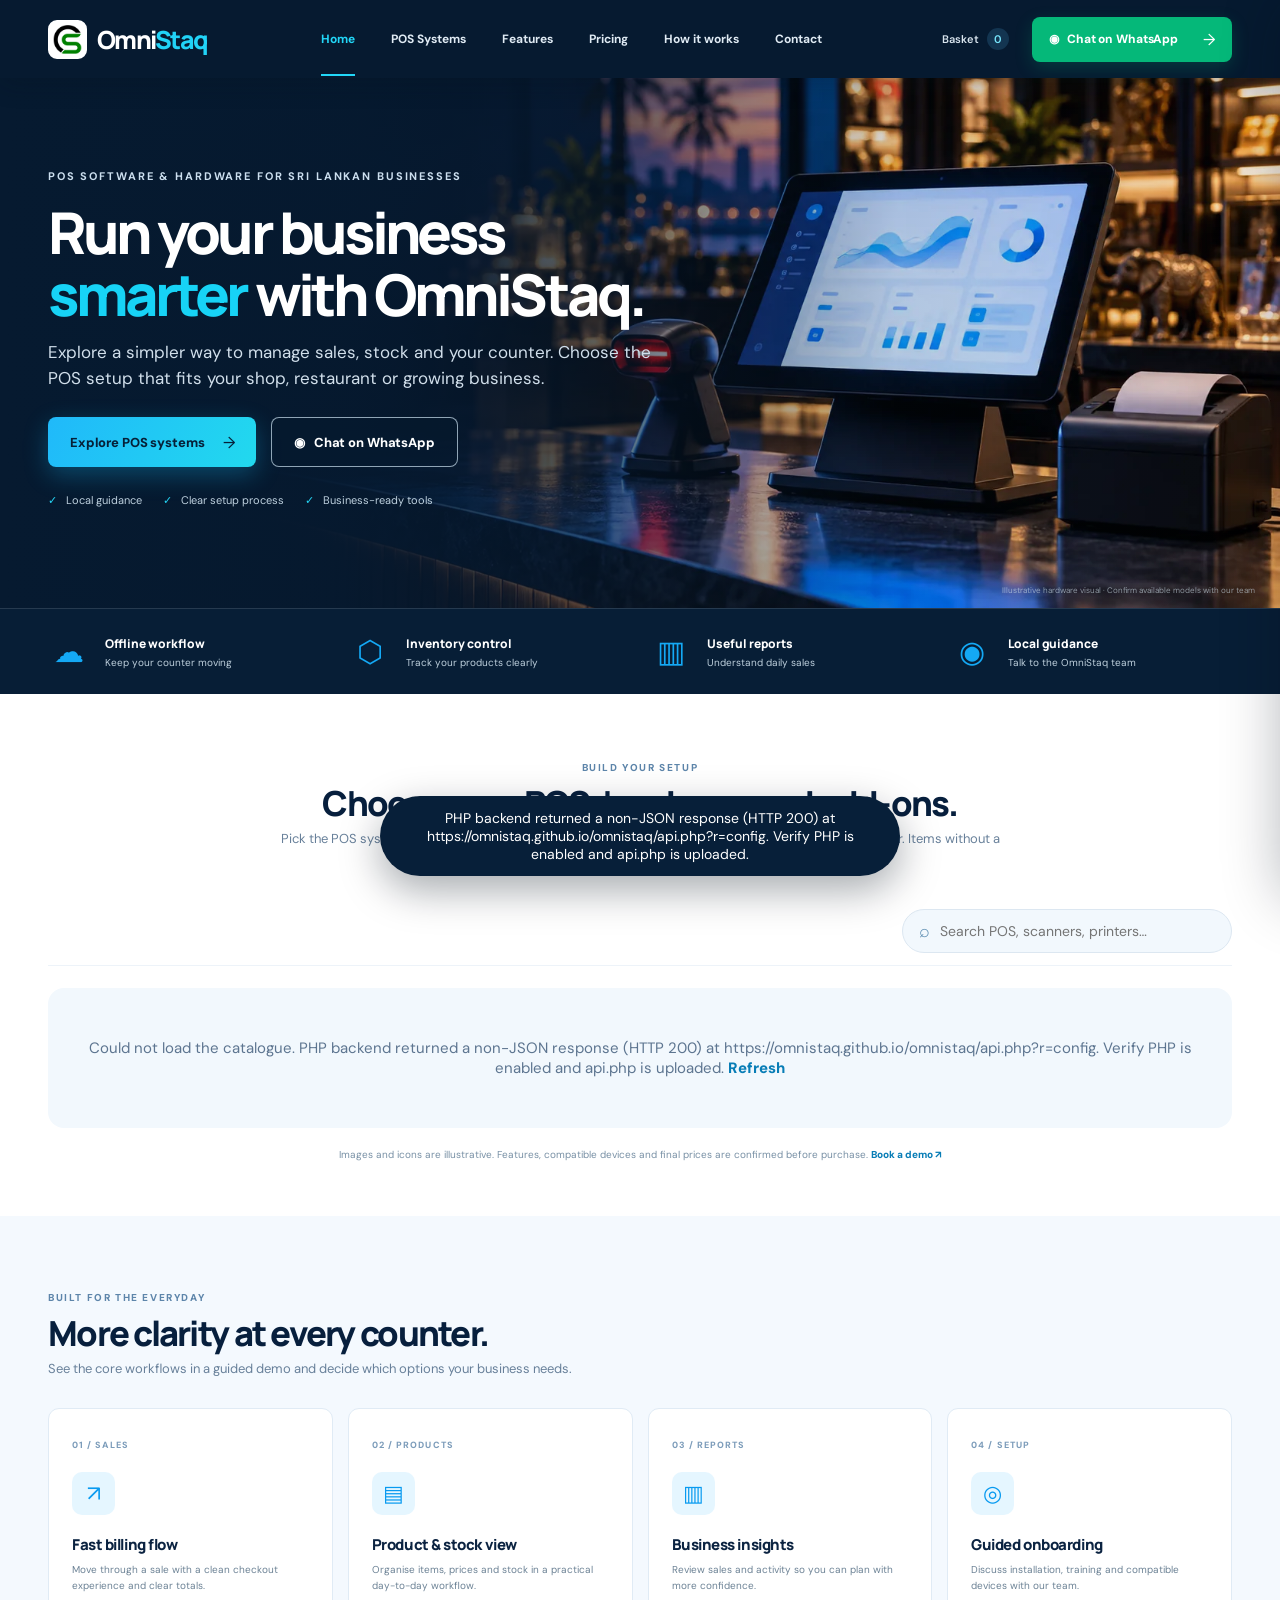
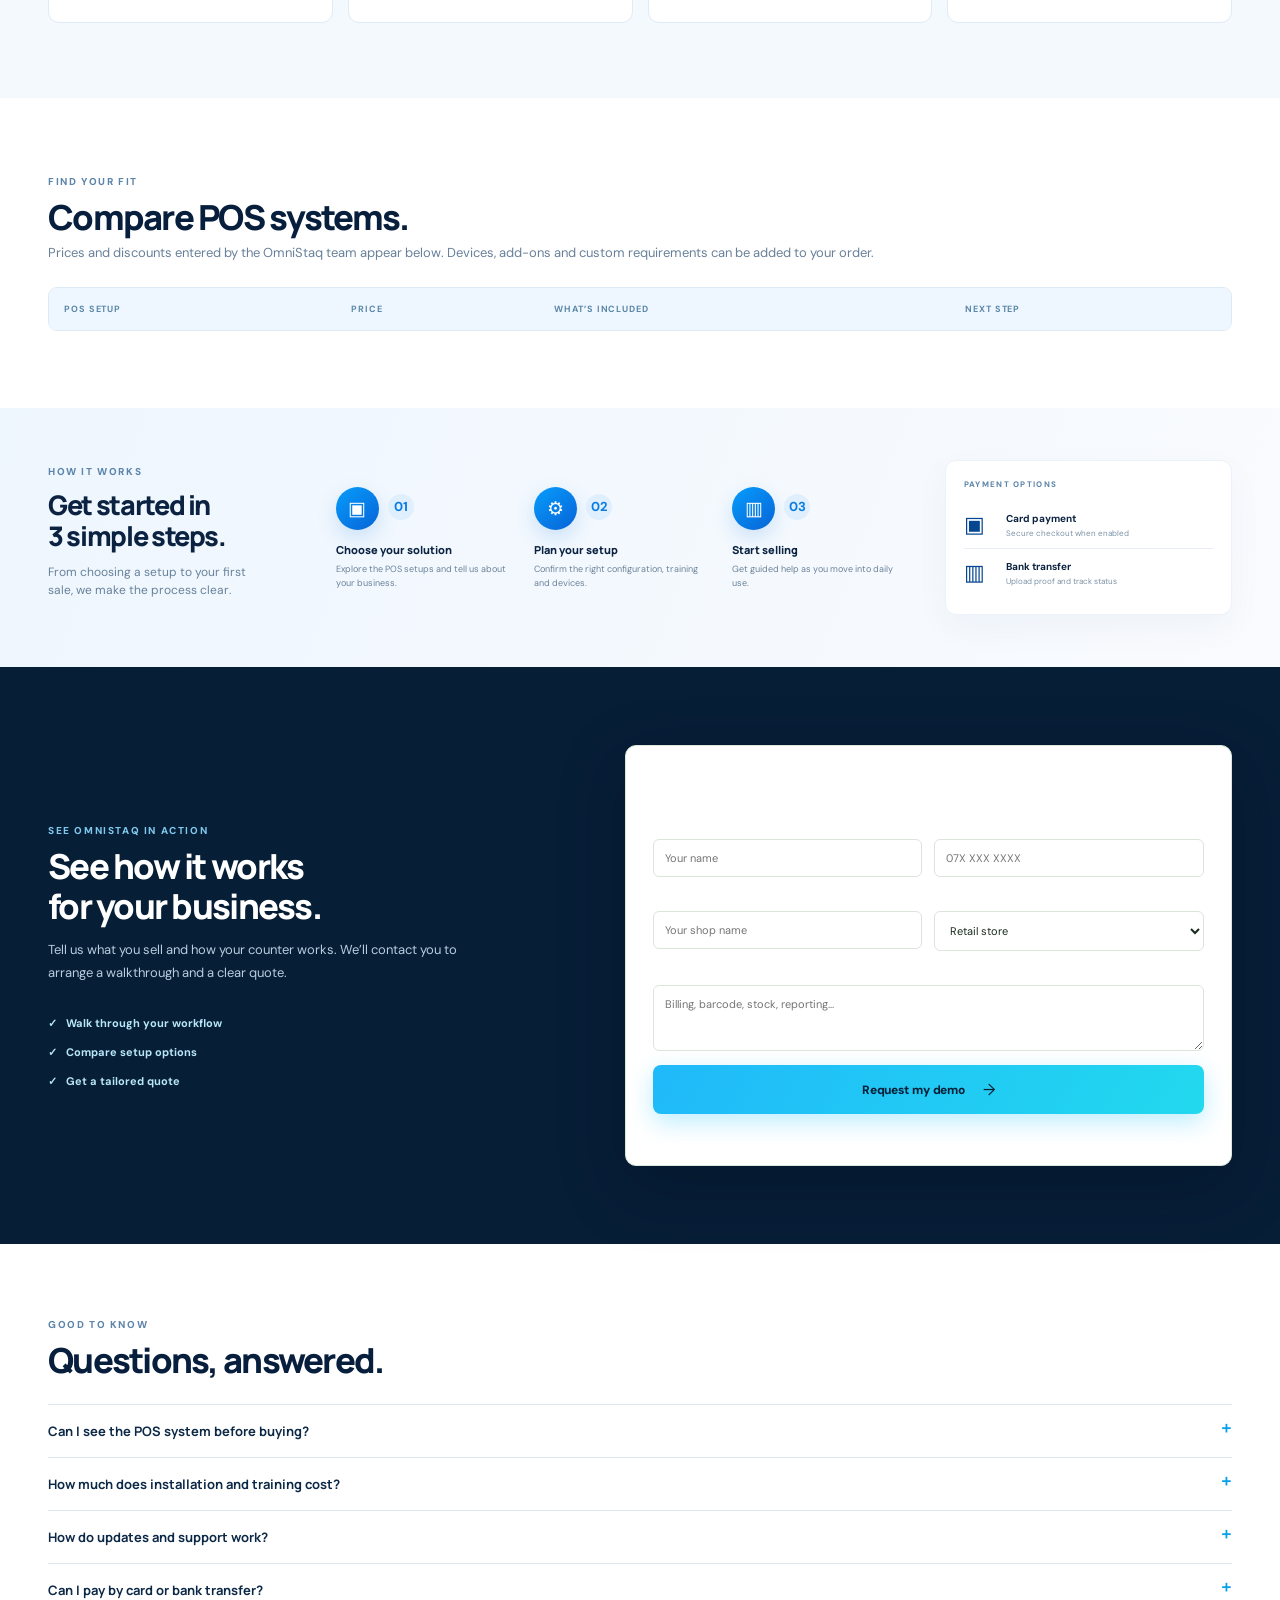
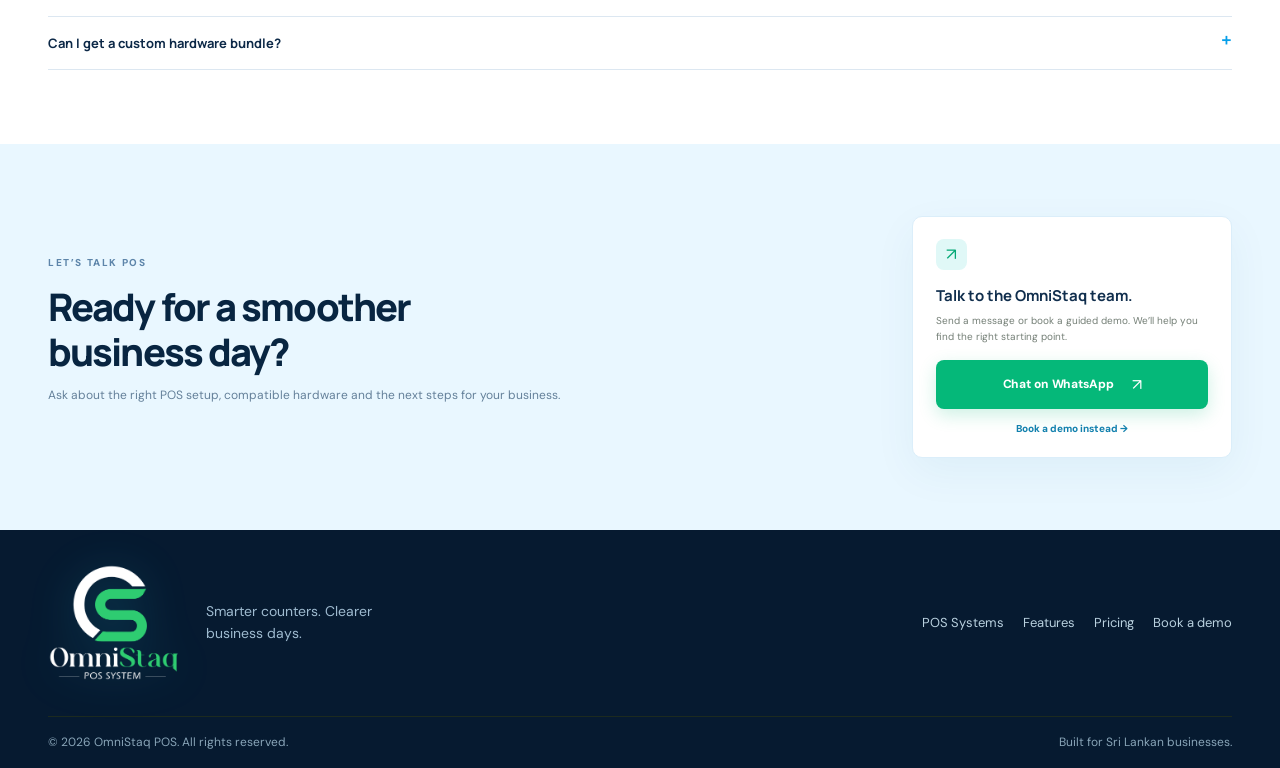
<file: index.html>
<!doctype html>
<html lang="en">
<head>
  <meta charset="utf-8"><meta name="viewport" content="width=device-width,initial-scale=1,viewport-fit=cover"><script src="config.js?v=4.0.0"></script><script src="loader.js?v=4.0.0"></script>
  <meta name="apple-mobile-web-app-capable" content="yes"><meta name="mobile-web-app-capable" content="yes"><meta name="apple-mobile-web-app-status-bar-style" content="black-translucent"><meta name="apple-mobile-web-app-title" content="OmniStaq"><meta name="format-detection" content="telephone=no"><link rel="manifest" href="manifest.webmanifest">
  <meta name="theme-color" content="#061a30"><meta name="description" content="Explore OmniStaq POS software and hardware for Sri Lankan shops and restaurants. Compare setups, book a demo and request a quote.">
  <meta property="og:type" content="website"><meta property="og:site_name" content="OmniStaq POS"><meta property="og:title" content="OmniStaq POS | Smarter selling starts here"><meta property="og:description" content="POS software and hardware for Sri Lankan shops and restaurants. Compare setups, book a demo and request a quote."><meta property="og:image" content="https://omnistaq.github.io/omnistaq/og-omnistaq.png"><meta property="og:image:width" content="1200"><meta property="og:image:height" content="630"><meta name="twitter:card" content="summary_large_image">
  <title>OmniStaq POS | Smarter selling starts here</title>
  <link rel="icon" href="favicon.ico" sizes="any"><link rel="icon" type="image/png" sizes="192x192" href="icon-192.png"><link rel="apple-touch-icon" href="icon-180.png">
  <link rel="preconnect" href="https://fonts.googleapis.com"><link rel="preconnect" href="https://fonts.gstatic.com" crossorigin>
  <link href="https://fonts.googleapis.com/css2?family=DM+Sans:wght@400;500;600;700&family=Manrope:wght@400;500;600;700;800&display=swap" rel="stylesheet">
  <link rel="stylesheet" href="styles.css"><link rel="stylesheet" href="upgrade.css"><link rel="stylesheet" href="site-v3.css"><link rel="stylesheet" href="omni.css">
</head>
<body>
  <header class="site-header">
    <a class="brand-v3" href="#top" aria-label="OmniStaq home"><img src="icon-192.png" alt=""><strong>Omni<span>Staq</span></strong></a>
    <nav class="desktop-nav" aria-label="Main navigation"><a href="#top" class="nav-active">Home</a><a href="#solutions">POS Systems</a><a href="#features">Features</a><a href="#compare">Pricing</a><a href="#how">How it works</a><a href="#contact">Contact</a></nav>
    <div class="header-actions"><button class="cart-trigger" id="cartOpen" aria-label="Open basket">Basket <span id="cartCount">0</span></button><button class="button button-green header-cta" id="navWhatsApp">◉ &nbsp; Chat on WhatsApp <span>→</span></button><button class="menu-toggle" id="menuToggle" aria-label="Open menu">☰</button></div>
  </header>

  <main>
    <section class="hero hero-art" id="top" aria-label="OmniStaq POS systems">
      <div class="hero-image"></div><div class="hero-shade"></div>
      <div class="shell hero-inner"><div class="hero-copy">
        <div class="hero-kicker">POS SOFTWARE &amp; HARDWARE FOR SRI LANKAN BUSINESSES</div>
        <h1>Run your business<br><span>smarter</span> with OmniStaq.</h1>
        <p class="hero-lead">Explore a simpler way to manage sales, stock and your counter. Choose the POS setup that fits your shop, restaurant or growing business.</p>
        <div class="hero-actions"><a class="button button-cyan" href="#solutions">Explore POS systems <span>→</span></a><button class="button button-outline" id="heroWhatsApp">◉ &nbsp; Chat on WhatsApp</button></div>
        <div class="hero-proof"><span>✓ &nbsp; Local guidance</span><span>✓ &nbsp; Clear setup process</span><span>✓ &nbsp; Business-ready tools</span></div>
      </div></div>
      <div class="hero-real" id="heroReal" hidden><img id="heroRealImage" alt="OmniStaq actual POS system screenshot"><span>ACTUAL POS SCREENSHOT</span></div>
      <div class="hero-credit">Illustrative hardware visual · Confirm available models with our team</div>
    </section>

    <section class="capability-strip" aria-label="Key capabilities"><div class="shell capability-grid">
      <div><span class="cap-icon">☁</span><div><b>Offline workflow</b><small>Keep your counter moving</small></div></div>
      <div><span class="cap-icon">⬡</span><div><b>Inventory control</b><small>Track your products clearly</small></div></div>
      <div><span class="cap-icon">▥</span><div><b>Useful reports</b><small>Understand daily sales</small></div></div>
      <div><span class="cap-icon">◉</span><div><b>Local guidance</b><small>Talk to the OmniStaq team</small></div></div>
    </div></section>

    <section class="solutions-section" id="solutions"><div class="shell">
      <div class="section-intro center"><div class="eyebrow">BUILD YOUR SETUP</div><h2>Choose your POS, hardware and add-ons.</h2><p>Pick the POS system for your business, the devices you need and any extra modules, then place one order. Items without a listed price are quoted by our team.</p></div>
      <div class="catalog-tools"><div class="cat-tabs" id="catTabs" role="tablist" aria-label="Product categories"></div><label class="cat-search"><span aria-hidden="true">⌕</span><input id="catSearch" type="search" placeholder="Search POS, scanners, printers…" autocomplete="off" enterkeyhint="search"></label></div>
      <div class="product-grid" id="productGrid" aria-live="polite"></div>
      <div class="solutions-note">Images and icons are illustrative. Features, compatible devices and final prices are confirmed before purchase. <a href="#demo">Book a demo ↗</a></div>
    </div></section>

    <section class="features-section" id="features"><div class="shell"><div class="section-intro"><div class="eyebrow">BUILT FOR THE EVERYDAY</div><h2>More clarity at every counter.</h2><p>See the core workflows in a guided demo and decide which options your business needs.</p></div>
      <div class="feature-tiles">
        <article><span>01 / SALES</span><div class="tile-symbol">↗</div><h3>Fast billing flow</h3><p>Move through a sale with a clean checkout experience and clear totals.</p></article>
        <article><span>02 / PRODUCTS</span><div class="tile-symbol">▤</div><h3>Product &amp; stock view</h3><p>Organise items, prices and stock in a practical day-to-day workflow.</p></article>
        <article><span>03 / REPORTS</span><div class="tile-symbol">▥</div><h3>Business insights</h3><p>Review sales and activity so you can plan with more confidence.</p></article>
        <article><span>04 / SETUP</span><div class="tile-symbol">◎</div><h3>Guided onboarding</h3><p>Discuss installation, training and compatible devices with our team.</p></article>
      </div>
    </div></section>

    <section class="comparison-section shell" id="compare"><div class="section-intro"><div class="eyebrow">FIND YOUR FIT</div><h2>Compare POS systems.</h2><p>Prices and discounts entered by the OmniStaq team appear below. Devices, add-ons and custom requirements can be added to your order.</p></div><div class="compare-scroll"><table class="compare-table"><thead><tr><th>POS setup</th><th>Price</th><th>What’s included</th><th>Next step</th></tr></thead><tbody id="compareRows"></tbody></table></div></section>

    <section class="how-section" id="how"><div class="shell how-layout"><div class="how-intro"><div class="eyebrow">HOW IT WORKS</div><h2>Get started in<br>3 simple steps.</h2><p>From choosing a setup to your first sale, we make the process clear.</p></div><div class="steps-v3">
      <article><span class="step-icon">▣</span><b>01</b><h3>Choose your solution</h3><p>Explore the POS setups and tell us about your business.</p></article>
      <article><span class="step-icon">⚙</span><b>02</b><h3>Plan your setup</h3><p>Confirm the right configuration, training and devices.</p></article>
      <article><span class="step-icon">▥</span><b>03</b><h3>Start selling</h3><p>Get guided help as you move into daily use.</p></article>
    </div><div class="payment-card"><div class="eyebrow">PAYMENT OPTIONS</div><div class="payment-row"><span>▣</span><div><b>Card payment</b><small>Secure checkout when enabled</small></div></div><div class="payment-row"><span>▥</span><div><b>Bank transfer</b><small>Upload proof and track status</small></div></div></div></div></section>

    <section class="demo-section" id="demo"><div class="shell demo-layout"><div><div class="eyebrow">SEE OMNISTAQ IN ACTION</div><h2>See how it works<br>for your business.</h2><p>Tell us what you sell and how your counter works. We’ll contact you to arrange a walkthrough and a clear quote.</p><a id="demoVideoLink" class="video-link" href="#" target="_blank" rel="noopener noreferrer" hidden>▶ Watch the POS demo video ↗</a><div class="demo-points"><span>✓ &nbsp; Walk through your workflow</span><span>✓ &nbsp; Compare setup options</span><span>✓ &nbsp; Get a tailored quote</span></div></div><form id="demoForm" class="demo-form"><h3>Book your OmniStaq demo</h3><div class="form-row"><label>Your name<input name="name" required minlength="2" maxlength="80" placeholder="Your name"></label><label>Phone / WhatsApp<input name="phone" required inputmode="tel" placeholder="07X XXX XXXX"></label></div><div class="form-row"><label>Business name<input name="business" maxlength="80" placeholder="Your shop name"></label><label>Business type<select name="shopType"><option value="Retail store">Retail store</option><option value="Grocery / supermarket">Grocery / supermarket</option><option value="Restaurant / café">Restaurant / café</option><option value="Pharmacy">Pharmacy</option><option value="Fashion shop">Fashion shop</option><option value="Electronics / mobile shop">Electronics / mobile shop</option><option value="Service / repair shop">Service / repair shop</option><option value="Other">Other</option></select></label></div><label>What do you need help with?<textarea name="message" rows="3" maxlength="500" placeholder="Billing, barcode, stock, reporting..."></textarea></label><button class="button button-cyan full" type="submit">Request my demo <span>→</span></button><div id="demoResult" class="form-result" role="status"></div></form></div></section>

    <section class="faq-section shell" id="faq"><div class="eyebrow">GOOD TO KNOW</div><h2>Questions, answered.</h2><div class="faq-list"><details><summary>Can I see the POS system before buying?</summary><p>Yes. Request a demo and the OmniStaq team will contact you to arrange a walkthrough.</p></details><details><summary>How much does installation and training cost?</summary><p id="setupAnswer">Installation and training are tailored to your business. Ask our team for a quote.</p></details><details><summary>How do updates and support work?</summary><p id="updateAnswer">Ask our team about the available update and support plans.</p></details><details><summary>Can I pay by card or bank transfer?</summary><p>Bank transfer orders can include a proof upload. Card checkout is offered for fixed-price products when the payment gateway is active.</p></details><details><summary>Can I get a custom hardware bundle?</summary><p>Tell us which devices you need during your demo request. Our team will confirm compatible and available models before quoting.</p></details></div></section>

    <section class="contact-section" id="contact"><div class="shell contact-inner"><div><div class="eyebrow">LET’S TALK POS</div><h2>Ready for a smoother<br>business day?</h2><p>Ask about the right POS setup, compatible hardware and the next steps for your business.</p></div><div class="contact-card"><div class="contact-card-icon">↗</div><h3>Talk to the OmniStaq team.</h3><p>Send a message or book a guided demo. We’ll help you find the right starting point.</p><button class="button button-green" id="contactWhatsApp">Chat on WhatsApp <span>↗</span></button><a class="contact-demo-link" href="#demo">Book a demo instead →</a></div></div></section>
  </main>

  <footer class="footer"><div class="shell footer-top"><div class="footer-identity"><a class="footer-logo" href="#top"><img src="omnistaq-logo-light.png" alt="OmniStaq POS System" width="200" height="179"></a><p>Smarter counters. Clearer business days.</p></div><div class="footer-links"><a href="#solutions">POS Systems</a><a href="#features">Features</a><a href="#compare">Pricing</a><a href="#demo">Book a demo</a></div></div><div class="shell footer-bottom"><span>© <span id="year"></span> OmniStaq POS. All rights reserved.</span><span>Built for Sri Lankan businesses.</span></div></footer>

  <div class="modal-backdrop" id="productModal"><div class="modal product-modal" role="dialog" aria-modal="true" aria-labelledby="detailTitle"><button class="modal-close" data-close aria-label="Close">×</button><div class="detail-visual" id="detailVisual"><img id="detailImage" alt=""><div class="pc-icon" id="detailIcon"></div></div><div class="detail-content"><div class="eyebrow" id="detailCategory"></div><h2 id="detailTitle"></h2><p id="detailDescription"></p><ul id="detailFeatures"></ul><div class="detail-bottom"><strong id="detailPrice"></strong><button class="button button-cyan" id="detailAdd">Add to basket <span>→</span></button></div><small>Images and icons are illustrative. Final configuration and device availability are confirmed with our team.</small></div></div></div>

  <aside class="cart-panel" id="cartPanel" aria-hidden="true" aria-label="Your basket"><div class="cart-head"><div><small>YOUR SELECTION</small><h2>Your basket <span id="cartCountLabel">(0)</span></h2></div><button id="cartClose" class="icon-button" aria-label="Close basket">×</button></div><div class="cart-items" id="cartItems"></div><div class="cart-foot"><div class="cart-totals" id="cartTotals"></div><button class="button button-cyan full" id="checkoutBtn">Continue to checkout <span>→</span></button><button class="button button-wa full" id="cartWa" type="button">◉ &nbsp; Ask about this on WhatsApp</button></div></aside><div class="overlay" id="overlay"></div>

  <button class="basket-pill" id="basketPill" type="button" hidden aria-label="Open basket"><span class="bp-count" id="bpCount">0</span><span class="bp-text" id="bpText">View basket</span><span class="bp-arrow">→</span></button>

  <div class="modal-backdrop" id="checkoutModal"><div class="modal checkout-sheet" role="dialog" aria-modal="true" aria-labelledby="coTitle"><button class="modal-close" data-close aria-label="Close">×</button>
    <div class="co-head"><div class="eyebrow">SECURE CHECKOUT</div><h2 id="coTitle">Place your order</h2><p>Guest checkout: no account needed. Takes about a minute.</p></div>
    <form id="checkoutForm" novalidate autocomplete="on"><div class="co-grid">
      <div class="co-main">
        <section class="co-card"><h3><i>1</i> Your details</h3>
          <div class="form-row"><label>Your name<input name="name" required minlength="2" maxlength="80" placeholder="Full name" autocomplete="name"><em class="fe"></em></label><label>Phone / WhatsApp<input name="phone" required inputmode="tel" placeholder="07X XXX XXXX" autocomplete="tel"><em class="fe"></em></label></div>
          <div class="form-row"><label>Email <span class="optional">(needed for card)</span><input name="email" type="email" inputmode="email" placeholder="you@example.com" autocomplete="email"><em class="fe"></em></label><label>Business name<input name="business" maxlength="80" placeholder="Your shop / company" autocomplete="organization"></label></div>
          <div class="form-row"><label>Address <span class="optional">(for installation; needed for card)</span><input name="address" maxlength="150" placeholder="Street address" autocomplete="street-address"><em class="fe"></em></label><label>City<input name="city" maxlength="80" placeholder="City" autocomplete="address-level2"><em class="fe"></em></label></div>
        </section>
        <section class="co-card"><h3><i>2</i> Your business</h3>
          <label class="co-label">Business type<select name="businessType" id="bizType"></select></label>
          <div class="co-label">What do you sell? <span class="optional">(tick all that apply, so we can prepare your categories)</span></div>
          <div class="chips" id="bizCats"></div>
        </section>
        <section class="co-card"><h3><i>3</i> Payment method</h3>
          <div class="pay-tiles" role="radiogroup" aria-label="Payment method">
            <label class="pay-tile"><input type="radio" name="payment" value="bank" checked><span class="pt-ico">🏦</span><b>Bank transfer</b><small>Pay by transfer, then upload your slip</small></label>
            <label class="pay-tile"><input type="radio" name="payment" value="card"><span class="pt-ico">💳</span><b>Card payment</b><small>Visa / Mastercard</small></label>
          </div>
          <div class="pay-panel" id="panelBank"></div>
          <div class="pay-panel" id="panelCard" hidden>
            <div class="cc-scene"><div class="cc" id="ccCard" data-brand="">
              <div class="cc-face cc-front"><div class="cc-top"><span class="cc-chip"></span><span class="cc-brand" id="ccBrand">CARD</span></div><div class="cc-num" id="ccNum">•••• •••• •••• ••••</div><div class="cc-bot"><div><small>CARD HOLDER</small><b id="ccName">FULL NAME</b></div><div><small>EXPIRES</small><b id="ccExp">MM/YY</b></div></div></div>
              <div class="cc-face cc-back"><div class="cc-strip"></div><div class="cc-sig"><small>CVV</small><b id="ccCvv">•••</b></div></div>
            </div></div>
            <div class="cc-form">
              <label>Card number<input id="cardNumber" inputmode="numeric" autocomplete="cc-number" maxlength="23" placeholder="1234 5678 9012 3456"><em class="fe" id="cardNumErr"></em></label>
              <label>Name on card<input id="cardName" autocomplete="cc-name" maxlength="26" placeholder="As printed on the card"></label>
              <div class="form-row"><label>Expiry<input id="cardExp" inputmode="numeric" autocomplete="cc-exp" maxlength="5" placeholder="MM/YY"></label><label>CVV<input id="cardCvv" inputmode="numeric" autocomplete="cc-csc" maxlength="4" placeholder="•••"></label></div>
            </div>
            <div class="pay-note" id="cardNote"></div>
          </div>
        </section>
      </div>
      <aside class="co-summary"><h3>Order summary</h3><div id="checkoutSummary"></div><div class="co-totals" id="checkoutTotals"></div><button class="button button-cyan full" type="submit" id="placeOrder">Place order <span>→</span></button><p class="co-note">🔒 We confirm final pricing, compatible devices and installation with you. Your private tracking link is shown right after you order.</p></aside>
    </div></form></div></div>

  <div class="modal-backdrop" id="promoModal"><div class="modal promo-modal" role="dialog" aria-modal="true"><button class="modal-close" data-close aria-label="Close">×</button><div class="promo-image" id="promoImageWrap"><img id="promoImage" alt="Special offer"></div><div class="promo-body"><div class="promo-kicker">A LITTLE EXTRA FOR YOUR BUSINESS</div><div class="promo-discount" id="promoDiscount">SPECIAL OFFER</div><h2 id="promoTitle">Make your next move with OmniStaq.</h2><p id="promoMessage">Talk to our team to hear more about this offer.</p><button class="button button-cyan full" id="promoCta"><span id="promoCtaText">Claim this offer</span> <span>↗</span></button><button class="promo-dismiss" data-close>Maybe later</button></div></div></div>
  <div class="sticky-bar" role="navigation" aria-label="Quick contact"><button class="button button-green" id="stickyWa" type="button">◉ &nbsp;WhatsApp</button><button class="button button-cyan" id="stickyDemo" type="button">Book a demo <span>→</span></button></div>
  <div id="toast" class="toast" role="status"></div><script src="wa.js?v=4.0.0"></script><script src="app.js?v=4.0.0"></script>
</body></html>
</file>
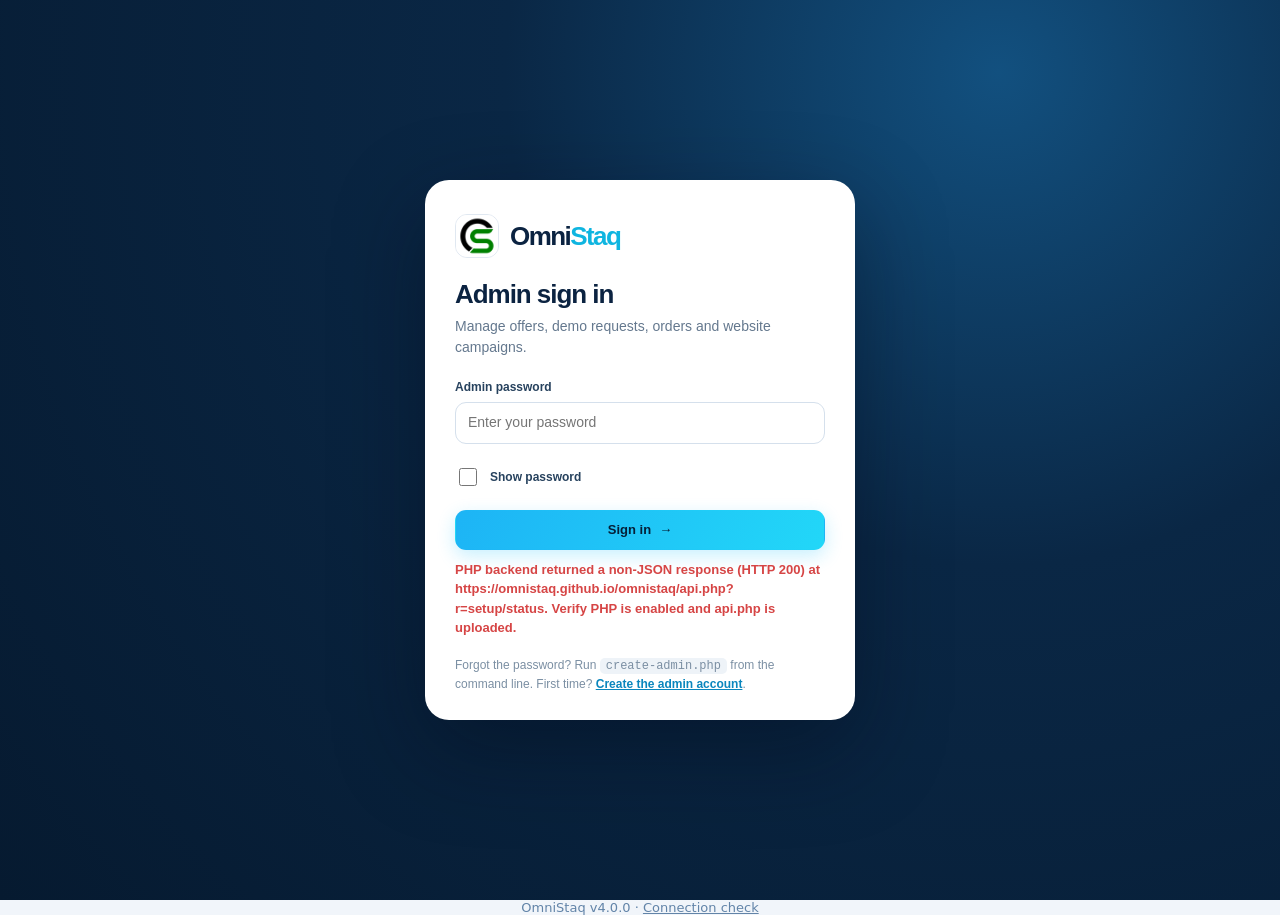
<file: admin.html>
<!doctype html><html lang="en"><head><meta charset="utf-8"><meta name="viewport" content="width=device-width,initial-scale=1,viewport-fit=cover"><script src="config.js?v=4.0.0"></script><script src="loader.js?v=4.0.0"></script>
<meta name="theme-color" content="#061a30"><meta name="robots" content="noindex"><meta name="apple-mobile-web-app-capable" content="yes"><link rel="manifest" href="manifest.webmanifest">
<title>OmniStaq Admin</title><link rel="icon" href="favicon.ico"><link rel="apple-touch-icon" href="icon-180.png"><link rel="stylesheet" href="admin.css"></head><body>

<!-- ============ LOGIN ============ -->
<section id="loginView" class="login-screen">
  <div class="login-card">
    <div class="login-brand"><img src="icon-192.png" alt=""><strong>Omni<span>Staq</span></strong></div>
    <h1>Admin sign in</h1><p>Manage offers, demo requests, orders and website campaigns.</p>
    <form id="loginForm">
      <label>Admin password<input id="loginPassword" type="password" autocomplete="current-password" required placeholder="Enter your password"></label>
      <label class="check"><input id="loginShow" type="checkbox"> Show password</label>
      <button class="btn primary block" id="loginBtn">Sign in <span>→</span></button>
    </form>
    <div id="loginError" class="form-error" role="alert"></div>
    <small class="login-note">Forgot the password? Run <code>create-admin.php</code> from the command line. First time? <a href="setup.html">Create the admin account</a>.</small>
  </div>
</section>

<!-- ============ APP ============ -->
<div id="dashboardView" class="app" hidden>
  <aside class="side">
    <a class="side-brand" href="index.html"><img src="icon-192.png" alt=""><span>Omni<b>Staq</b></span><em>ADMIN</em></a>
    <nav class="side-nav" aria-label="Admin sections">
      <button class="tab active" data-tab="overview"><svg viewBox="0 0 24 24"><rect x="3" y="3" width="7" height="7" rx="1.6"/><rect x="14" y="3" width="7" height="7" rx="1.6"/><rect x="3" y="14" width="7" height="7" rx="1.6"/><rect x="14" y="14" width="7" height="7" rx="1.6"/></svg><span>Dashboard</span></button>
      <button class="tab" data-tab="products"><svg viewBox="0 0 24 24"><path d="M21 8l-9-5-9 5 9 5 9-5z"/><path d="M3 8v8l9 5 9-5V8"/><path d="M12 13v8"/></svg><span>Offers</span></button>
      <button class="tab" data-tab="campaign"><svg viewBox="0 0 24 24"><path d="M20.6 13.4l-7.2 7.2a2 2 0 01-2.8 0L3 13V3h10l7.6 7.6a2 2 0 010 2.8z"/><circle cx="7.5" cy="7.5" r="1.3"/></svg><span>Popup</span></button>
      <button class="tab" data-tab="leads"><svg viewBox="0 0 24 24"><rect x="3" y="4.5" width="18" height="16" rx="2.6"/><path d="M8 2.5v4M16 2.5v4M3 10h18"/></svg><span>Demos</span><em class="badge" id="badgeDemos" hidden></em></button>
      <button class="tab" data-tab="orders"><svg viewBox="0 0 24 24"><path d="M6 3h12l2 4v14l-3-2-3 2-3-2-3 2-3-2V7z"/><path d="M8 11h8M8 15h5"/></svg><span>Orders</span><em class="badge" id="badgeOrders" hidden></em></button>
      <button class="tab" data-tab="settings"><svg viewBox="0 0 24 24"><path d="M4 6h9M17 6h3M4 12h3M11 12h9M4 18h11M19 18h1"/><circle cx="15" cy="6" r="2"/><circle cx="9" cy="12" r="2"/><circle cx="17" cy="18" r="2"/></svg><span>Settings</span></button>
    </nav>
    <div class="side-foot"><a class="side-link" href="index.html" target="_blank" rel="noopener">View website ↗</a><button class="side-link" id="logout" type="button">Sign out</button></div>
  </aside>

  <div class="main">
    <header class="topbar"><div><small id="crumb">OVERVIEW</small><h1 id="pageTitle">Dashboard</h1></div><div class="top-actions"><button class="btn ghost" id="reload" type="button">↻ <span>Refresh</span></button></div></header>

    <!-- Dashboard -->
    <section class="panel active" id="tab-overview">
      <div id="statGrid" class="stat-grid"></div>
      <div class="grid-2">
        <div class="card"><div class="card-head"><div><h2>Last 14 days</h2><p>Demo requests and orders received.</p></div><div class="legend"><i class="d1"></i>Demos <i class="d2"></i>Orders</div></div><div id="chart" class="chart"></div></div>
        <div class="card"><div class="card-head"><div><h2>Quick actions</h2><p>Jump straight to common jobs.</p></div></div>
          <div class="quick"><button class="qa" data-go="products" data-new="1" type="button"><b>＋</b>Add an offer</button><button class="qa" data-go="campaign" type="button"><b>%</b>Schedule popup</button><button class="qa" data-go="orders" type="button"><b>✓</b>Review orders</button><a class="qa" href="api.php?r=admin/export/orders"><b>⬇</b>Export orders</a></div></div>
      </div>
      <div class="card"><div class="card-head"><div><h2>Needs your attention</h2><p>Payments to verify, quotes to price and people to call back.</p></div></div><div id="attention" class="todo"></div></div>
    </section>

    <!-- Offers -->
    <section class="panel" id="tab-products">
      <div class="bar"><div class="chips" id="kindChips"></div><input id="productSearch" type="search" placeholder="Search offers…"><button id="addProduct" class="btn primary" type="button">＋ Add offer</button></div>
      <p class="hint-line">POS systems, hardware and add-on modules customers can select and order. Price 0 = “Request a quote”.</p>
      <div id="productAdminList" class="product-list"></div>
    </section>

    <!-- Popup -->
    <section class="panel" id="tab-campaign">
      <div class="grid-2 wide-left">
        <div class="card">
          <div class="card-head"><div><h2>Discount popup <span id="campStatus" class="pill"></span></h2><p>Shown once per visitor session. Schedule it with a start and end time.</p></div><label class="switch"><input id="campaignActive" type="checkbox"><span></span></label></div>
          <form id="campaignForm" class="form-grid">
            <label>Popup title<input name="title" maxlength="80" placeholder="A special offer for your business"></label>
            <label>Discount headline<input name="discountText" maxlength="36" placeholder="10% OFF"></label>
            <label>Starts <em>optional</em><input name="startAt" type="datetime-local"></label>
            <label>Ends <em>optional</em><input name="endAt" type="datetime-local"></label>
            <label>Button text<input name="ctaLabel" maxlength="40" placeholder="Claim this offer"></label>
            <div class="span-2"><span class="lbl">Popup image</span>
              <div class="imgfield" id="imgCampaign"><div class="imgfield-preview"></div><div class="imgfield-side"><div class="imgfield-actions"><label class="btn ghost file">Choose image<input type="file" accept="image/png,image/jpeg,image/webp"></label><button type="button" class="btn danger-ghost" data-remove>Remove image</button></div><small class="imgfield-status"></small><small class="hint">PNG, JPG or WebP · up to 2 MB</small></div></div></div>
            <label class="span-2">Offer message<textarea name="message" rows="3" maxlength="240" placeholder="Tell visitors about this discount"></textarea></label>
            <div class="span-2 actions"><button class="btn primary">Save popup</button></div>
          </form>
        </div>
        <div class="card"><div class="card-head"><div><h2>Live preview</h2><p>Updates as you type.</p></div></div>
          <div class="promo-preview"><div class="pp-img" id="ppImg"></div><div class="pp-body"><small>A LITTLE EXTRA FOR YOUR BUSINESS</small><b id="ppDisc">SPECIAL OFFER</b><h3 id="ppTitle">A special offer for your business</h3><p id="ppMsg"></p><span class="pp-btn" id="ppBtn">Claim this offer</span></div></div>
          <p class="hint-line">Saving makes the popup appear again for visitors who closed the previous version.</p></div>
      </div>
    </section>

    <!-- Demos -->
    <section class="panel" id="tab-leads">
      <div class="bar"><input id="demoSearch" type="search" placeholder="Search name, phone, business…"><select id="demoFilter"><option value="">All statuses</option><option>new</option><option>contacted</option><option>scheduled</option><option>closed</option></select><a class="btn ghost" href="api.php?r=admin/export/demos">⬇ Export CSV</a></div>
      <div id="demoList" class="rows"></div>
    </section>

    <!-- Orders -->
    <section class="panel" id="tab-orders">
      <div class="bar"><input id="orderSearch" type="search" placeholder="Search reference, name, phone…"><select id="orderFilter"><option value="">All statuses</option><option>new</option><option>awaiting_payment</option><option>proof_submitted</option><option>needs_quote</option><option>payment_failed</option><option>paid</option><option>cancelled</option><option>chargeback</option></select><a class="btn ghost" href="api.php?r=admin/export/orders">⬇ Export CSV</a></div>
      <div id="orderList" class="rows"></div>
    </section>

    <!-- Settings -->
    <section class="panel" id="tab-settings">
      <div class="card"><div class="card-head"><div><h2>Contact & payment details</h2><p>Power the WhatsApp button and the bank details customers see at checkout.</p></div></div>
        <form id="settingsForm" class="form-grid">
          <label class="span-2">WhatsApp number <em>country code, e.g. 94771234567 · 077… is converted automatically</em><input name="whatsapp" inputmode="tel" placeholder="94XXXXXXXXX"></label>
          <label>Bank name<input name="bankName" placeholder="Commercial Bank"></label>
          <label>Account name<input name="accountName" placeholder="Account holder name"></label>
          <label>Account number<input name="accountNumber" inputmode="numeric" placeholder="Bank account number"></label>
          <label>Branch<input name="bankBranch" placeholder="Branch name"></label>
          <label>Support hours<input name="supportHours" placeholder="Monday – Saturday, 9 AM – 6 PM"></label>
          <label>Demo video link<input name="demoVideo" type="url" placeholder="https://www.youtube.com/watch?v=..."></label>
          <div class="span-2"><span class="lbl">Homepage POS screenshot</span>
            <div class="imgfield" id="imgHero"><div class="imgfield-preview"></div><div class="imgfield-side"><div class="imgfield-actions"><label class="btn ghost file">Choose image<input type="file" accept="image/png,image/jpeg,image/webp"></label><button type="button" class="btn danger-ghost" data-remove>Remove image</button></div><small class="imgfield-status"></small><small class="hint">Shown in the hero section. Remove it to go back to the default illustration.</small></div></div></div>
          <label class="span-2">Installation & training<textarea name="setupText" rows="2"></textarea></label>
          <label class="span-2">Updates & support<textarea name="updateText" rows="2"></textarea></label>
          <div class="span-2 note" id="cardTip"></div>
          <div class="span-2 actions"><button class="btn primary">Save details</button></div>
        </form></div>
      <div class="card"><div class="card-head"><div><h2>Change admin password</h2><p>Minimum 10 characters. You will be signed out afterwards.</p></div></div>
        <form id="passwordForm" class="form-grid"><label>Current password<input name="current" type="password" autocomplete="current-password" required></label><label>New password<input name="next" type="password" minlength="10" autocomplete="new-password" required></label><div class="span-2 actions"><button class="btn ghost">Update password</button></div></form>
        <div class="note warn">Verify bank transfers yourself before setting an order to Paid.</div></div>
    </section>
  </div>
</div>

<!-- ============ PRODUCT EDITOR (drawer) ============ -->
<div id="drawerBackdrop" class="backdrop" hidden></div>
<aside id="productEditor" class="drawer" hidden aria-label="Offer editor">
  <div class="drawer-head"><h2 id="productEditorTitle">Add offer</h2><button class="x" data-editor-close type="button" aria-label="Close">×</button></div>
  <form id="productForm" class="drawer-body form-grid">
    <input type="hidden" name="id">
    <label class="span-2">Type<select name="kind"><option value="pos">POS system (software)</option><option value="hardware">Hardware</option><option value="addon">Add-on module</option><option value="service">Service (installation, training, support)</option></select></label>
    <label>Name<input name="name" required maxlength="70" placeholder="Supermarket POS"></label>
    <label>Category label<input name="category" maxlength="40" placeholder="SUPERMARKET & GROCERY"></label>
    <label>Price (LKR) <em>0 = quote</em><input name="price" type="number" min="0" step="0.01" value="0"></label>
    <label>Discount (%)<input name="discount" type="number" min="0" max="90" value="0"></label>
    <label>Discount starts <em>optional</em><input name="discountStart" type="date"></label>
    <label>Discount ends <em>optional</em><input name="discountEnd" type="date"></label>
    <label>Icon / emoji<input name="icon" maxlength="8" value="🛒"></label>
    <label>Display order <em>smaller = first</em><input name="sortOrder" type="number" value="0"></label>
    <div class="span-2"><span class="lbl">Product image</span>
      <div class="imgfield" id="imgProduct"><div class="imgfield-preview"></div><div class="imgfield-side"><div class="imgfield-actions"><label class="btn ghost file">Choose image<input type="file" accept="image/png,image/jpeg,image/webp"></label><button type="button" class="btn danger-ghost" data-remove>Remove image</button></div><small class="imgfield-status"></small><small class="hint">Without an image the site shows an illustration or the icon.</small></div></div></div>
    <label class="check"><input name="featured" type="checkbox"> Highlight this offer</label>
    <label class="check"><input name="active" type="checkbox" checked> Visible on website</label>
    <label class="span-2">Short description<textarea name="description" rows="3" maxlength="240" required placeholder="What this offer helps the business do"></textarea></label>
    <label class="span-2">Feature tags <em>comma separated, up to 6</em><input name="features" placeholder="Fast billing, Stock control, Sales reports"></label>
    <div class="drawer-foot span-2"><button type="button" class="btn ghost" data-editor-close>Cancel</button><button class="btn primary">Save offer</button></div>
  </form>
</aside>

<div id="lightbox" class="lightbox" hidden><button class="x" type="button" aria-label="Close">×</button><img alt="Payment slip"></div>
<div id="adminToast" class="toast" role="status"></div>
<script src="wa.js?v=4.0.0"></script><script src="admin.js?v=4.0.0"></script><p style="text-align:center;color:#6284a8;font:13px system-ui">OmniStaq v4.0.0 · <a href="connection.html">Connection check</a></p></body></html>
</file>
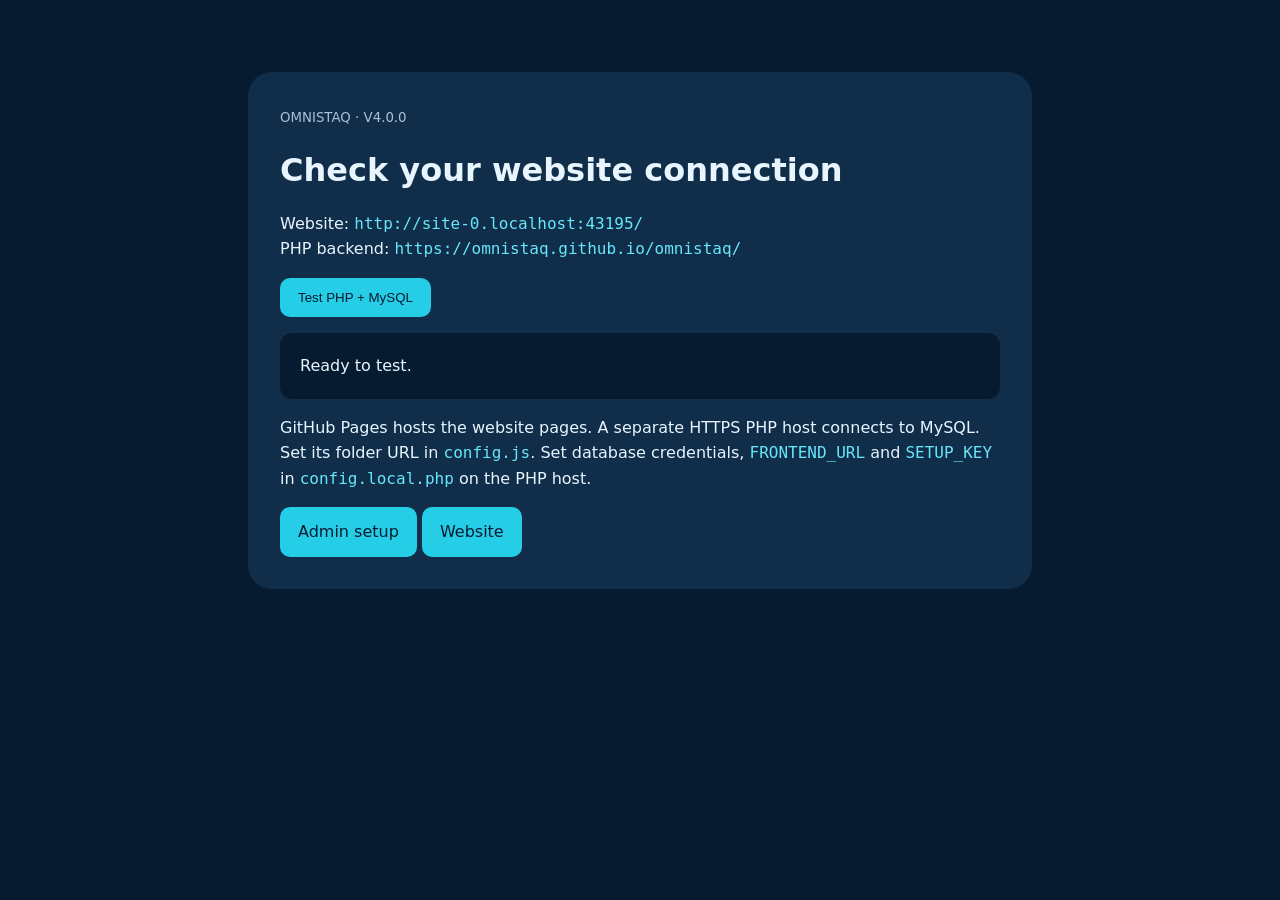
<file: connection.html>
<!doctype html><html lang="en"><head><meta charset="utf-8"><meta name="viewport" content="width=device-width,initial-scale=1"><title>OmniStaq connection check</title><script src="config.js?v=4.0.0"></script><style>body{margin:0;background:#071b30;color:#e8f5ff;font:16px/1.6 system-ui}main{max-width:720px;margin:8vh auto;padding:32px;background:#102e49;border-radius:24px}h1{line-height:1.2}code{overflow-wrap:anywhere;color:#67e6fa}button,a{background:#26cde7;border:0;color:#071b30;border-radius:10px;padding:12px 18px;cursor:pointer;text-decoration:none;display:inline-block}#result{white-space:pre-wrap;padding:20px;background:#071b30;border-radius:12px}small{color:#a9c1d7}</style></head><body><main><small>OMNISTAQ · V4.0.0</small><h1>Check your website connection</h1><p>Website: <code id="frontend"></code><br>PHP backend: <code id="backend"></code></p><button id="test">Test PHP + MySQL</button><p id="result" role="status">Ready to test.</p><p>GitHub Pages hosts the website pages. A separate HTTPS PHP host connects to MySQL. Set its folder URL in <code>config.js</code>. Set database credentials, <code>FRONTEND_URL</code> and <code>SETUP_KEY</code> in <code>config.local.php</code> on the PHP host.</p><a href="setup.html">Admin setup</a> <a href="index.html">Website</a></main><script src="connection.js?v=4.0.0"></script></body></html>
</file>
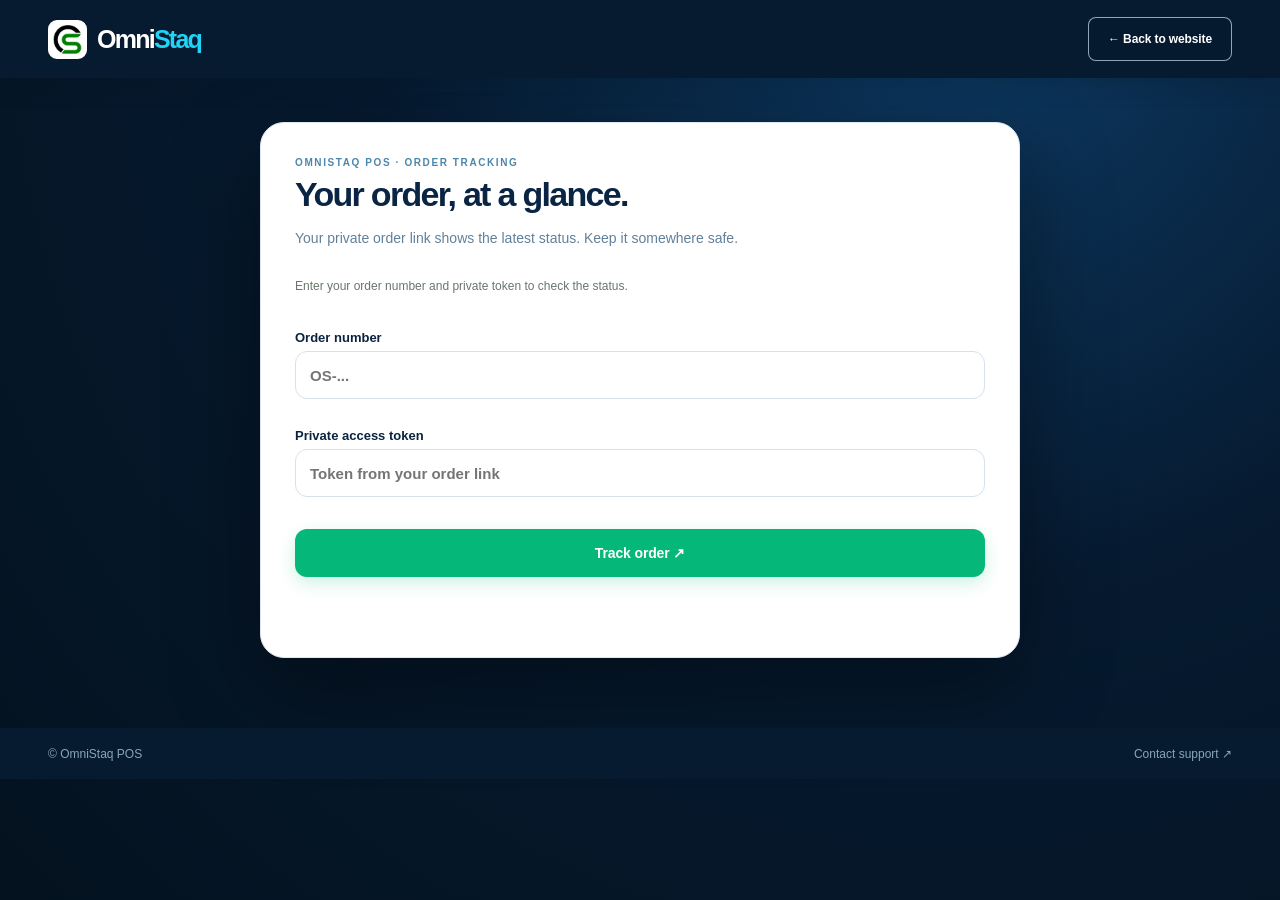
<file: order.html>
<!doctype html><html lang="en"><head><meta charset="utf-8"><meta name="viewport" content="width=device-width,initial-scale=1,viewport-fit=cover"><script src="config.js?v=4.0.0"></script><script src="loader.js?v=4.0.0"></script>
<meta name="theme-color" content="#061a30"><meta name="robots" content="noindex"><meta name="apple-mobile-web-app-capable" content="yes"><meta name="apple-mobile-web-app-status-bar-style" content="black-translucent"><link rel="manifest" href="manifest.webmanifest">
<title>Track your OmniStaq order</title><meta property="og:type" content="website"><meta property="og:site_name" content="OmniStaq POS"><meta property="og:title" content="Track your OmniStaq order 📦"><meta property="og:description" content="Open your private link to see your order status, payment details and next steps."><meta property="og:image:width" content="1200"><meta property="og:image:height" content="630"><meta name="twitter:card" content="summary_large_image"><meta property="og:image" content="https://omnistaq.github.io/omnistaq/og-omnistaq.png"><link rel="icon" href="favicon.ico"><link rel="apple-touch-icon" href="icon-180.png"><link rel="stylesheet" href="styles.css"><link rel="stylesheet" href="upgrade.css"><link rel="stylesheet" href="site-v3.css"><link rel="stylesheet" href="omni.css"></head>
<body class="page-order">
<header class="site-header"><a class="brand-v3" href="index.html" aria-label="OmniStaq home"><img src="icon-192.png" alt=""><strong>Omni<span>Staq</span></strong></a><a class="button button-outline" href="index.html">← Back to website</a></header>
<main class="order-wrap"><div class="shell"><div class="order-card">
  <div class="eyebrow">OMNISTAQ POS · ORDER TRACKING</div><h1>Your order, at a glance.</h1><p class="lead">Your private order link shows the latest status. Keep it somewhere safe.</p>
  <div id="orderView" hidden>
    <span class="status-badge" id="orderStatus"></span>
    <div class="tracker" id="orderTracker"></div>
    <div class="order-details" id="orderDetails"></div>
    <div id="orderItems"></div>
    <div id="bankDetails" class="bank-box" hidden></div>
    <form id="proofForm" class="proof-form" hidden><label>Upload your bank transfer slip (PNG, JPG or WebP, max 3 MB)</label><input type="file" name="proof" accept="image/png,image/jpeg,image/webp" required><button class="button button-green" type="submit">Submit payment proof ↗</button></form>
    <div id="orderMessage" role="status"></div>
    <button id="orderWa" class="button button-green" type="button" hidden>💬 Chat with us on WhatsApp ↗</button>
    <button id="copyLink" class="button button-dark" type="button">Copy private tracking link ↗</button>
    <div id="cardRetry" hidden><p>Payment is still pending. You can continue to the secure card checkout.</p><button id="payNow" class="button button-green">Pay securely with card ↗</button></div>
  </div>
  <form id="lookupForm" class="lookup-form" hidden><p>Enter your order number and private token to check the status.</p><label>Order number<input name="ref" required placeholder="OS-..."></label><label>Private access token<input name="token" required placeholder="Token from your order link"></label><button class="button button-green">Track order ↗</button></form>
  <p id="orderError" class="order-error" role="alert"></p>
</div></div></main>
<footer class="footer"><div class="shell footer-bottom"><span>© OmniStaq POS</span><a href="index.html#contact">Contact support ↗</a></div></footer>
<script src="wa.js?v=4.0.0"></script><script src="order.js?v=4.0.0"></script></body></html>
</file>
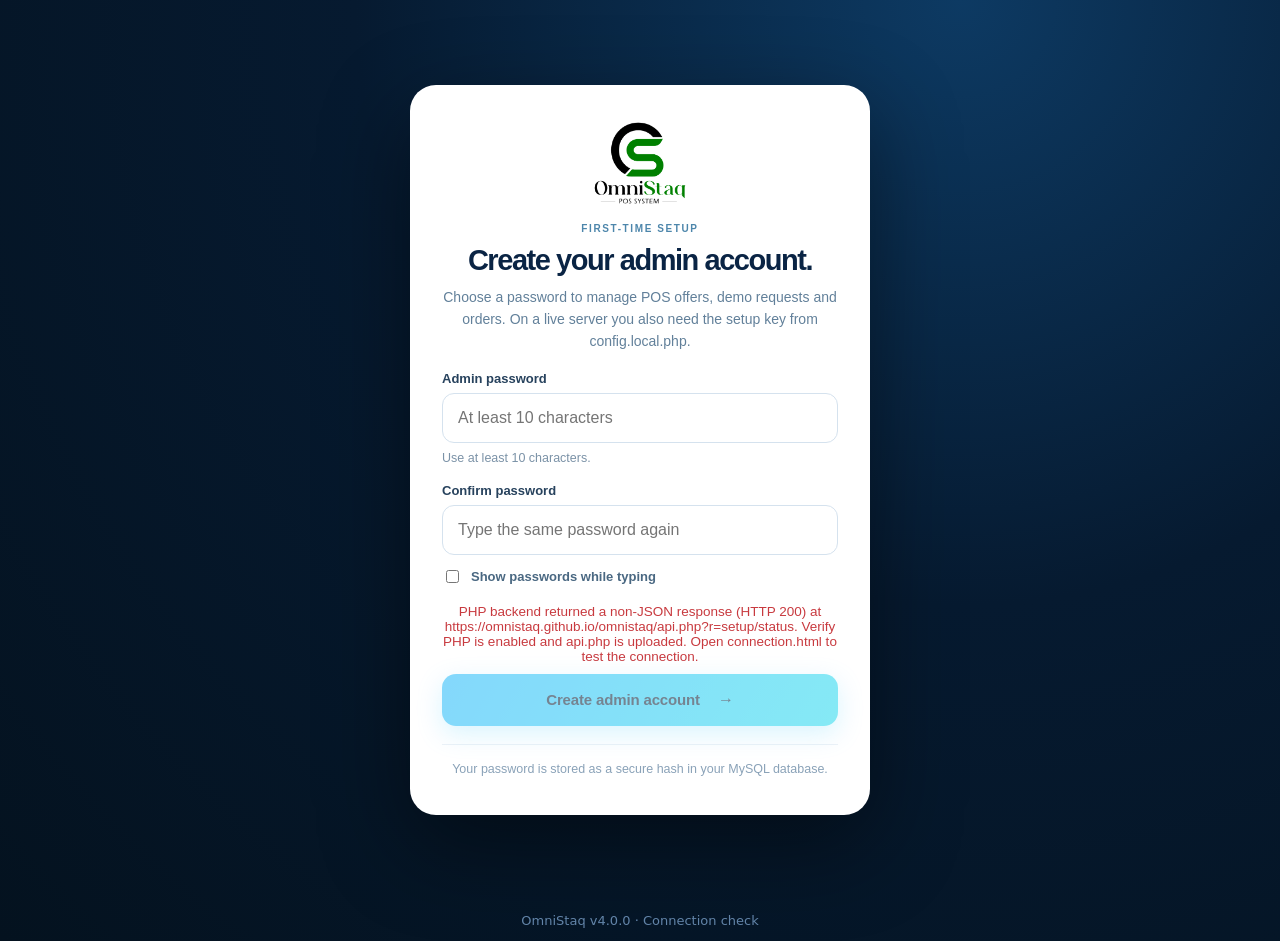
<file: setup.html>
<!doctype html><html lang="en"><head><meta charset="utf-8"><meta name="viewport" content="width=device-width,initial-scale=1,viewport-fit=cover"><script src="config.js?v=4.0.0"></script><script src="loader.js?v=4.0.0"></script>
<meta name="robots" content="noindex"><meta name="theme-color" content="#061a30"><title>Set up OmniStaq Admin</title><link rel="icon" href="favicon.ico"><link rel="stylesheet" href="styles.css"><link rel="stylesheet" href="site-v3.css"><link rel="stylesheet" href="omni.css"></head>
<body class="page-auth"><main class="auth"><div class="auth-card"><img class="auth-logo" src="omnistaq-logo-crop.png" alt="OmniStaq POS">
<div class="eyebrow">FIRST-TIME SETUP</div><h1>Create your admin account.</h1><p>Choose a password to manage POS offers, demo requests and orders. On a live server you also need the setup key from config.local.php.</p>
<form id="setupForm"><div id="keyWrap" hidden><label for="setupKey">Setup key (SETUP_KEY in config.local.php)</label><input id="setupKey" name="setupKey" type="password" autocomplete="off" placeholder="Your SETUP_KEY"></div>
<label for="password">Admin password</label><input id="password" name="password" type="password" autocomplete="new-password" required minlength="10" placeholder="At least 10 characters"><div id="lengthHint" class="auth-hint">Use at least 10 characters.</div>
<label for="confirm">Confirm password</label><input id="confirm" name="confirm" type="password" autocomplete="new-password" required placeholder="Type the same password again">
<label class="auth-check"><input id="showPassword" type="checkbox"> Show passwords while typing</label><div id="setupError" class="auth-error" role="alert"></div>
<button class="button button-cyan full" type="submit">Create admin account <span>→</span></button></form>
<div class="auth-foot">Your password is stored as a secure hash in your MySQL database.</div></div></main><script src="setup.js?v=4.0.0"></script><p style="text-align:center;color:#6284a8;font:13px system-ui">OmniStaq v4.0.0 · <a href="connection.html">Connection check</a></p></body></html>
</file>
<file: styles.css>
:root{--ink:#101611;--muted:#667168;--line:#e5e9e4;--green:#159447;--green-bright:#31c875;--lime:#cdf36a;--paper:#fff;--soft:#f4f7f3;--dark:#08110b;--font:'DM Sans',sans-serif;--display:'Manrope',sans-serif}*{box-sizing:border-box}html{scroll-behavior:smooth}body{margin:0;color:var(--ink);font-family:var(--font);background:#fff}a{color:inherit;text-decoration:none}button,input,select{font:inherit}button{cursor:pointer}.shell{width:min(1160px,calc(100% - 56px));margin:auto}.announcement{height:37px;background:#0d1710;color:#dae6d9;display:flex;justify-content:center;align-items:center;gap:9px;font-size:11px;letter-spacing:.02em}.announcement a{color:#d8f5a7}.announcement a span{font-size:14px}.live-dot,.green-dot{width:7px;height:7px;border-radius:50%;background:#56d984;display:inline-block}.announce-sep{color:#647267}.site-header{height:82px;display:flex;align-items:center;justify-content:space-between;padding:0 max(28px,calc((100vw - 1160px)/2));border-bottom:1px solid #eef0ed;background:#fff;position:sticky;top:0;z-index:20}.brand{display:flex;width:168px;height:64px;align-items:center}.brand img{width:100%;height:100%;object-fit:contain}.desktop-nav{display:flex;gap:36px;margin-left:auto;margin-right:48px}.desktop-nav a,.footer-links a{font-size:13px;color:#566058;transition:.2s}.desktop-nav a:hover,.footer-links a:hover{color:var(--green)}.header-actions{display:flex;align-items:center;gap:12px}.cart-trigger{border:0;background:transparent;font-size:12px;font-weight:600;color:#303a32}.cart-trigger span{display:inline-grid;place-items:center;background:#eef4ed;width:22px;height:22px;border-radius:50%;margin-left:5px}.button{border:0;border-radius:7px;display:inline-flex;align-items:center;justify-content:center;gap:18px;padding:14px 19px;font-weight:700;font-size:12px;transition:transform .2s,background .2s}.button:hover{transform:translateY(-2px)}.button span{font-size:16px;font-weight:400}.button-dark{background:#121a14;color:#fff}.button-dark:hover{background:#26352a}.button-green{background:#198c46;color:#fff}.button-green:hover{background:#117639}.header-cta{padding:12px 16px}.menu-toggle{display:none;background:none;border:0;font-size:20px}.hero{min-height:580px;display:grid;grid-template-columns:.91fr 1.09fr;align-items:center;padding-top:26px;padding-bottom:55px}.eyebrow{font-size:10px;font-weight:700;letter-spacing:.16em;color:#4b6451;display:flex;align-items:center;gap:8px}.eyebrow-mark{color:var(--green);font-size:18px}.hero h1,.section h2,.section-heading h2,.how-title h2,.contact-inner h2{font:800 clamp(48px,6.3vw,78px)/1.04 var(--display);letter-spacing:-.07em;margin:22px 0 18px}.hero h1 span{color:var(--green)}.hero-lead{font-size:16px;line-height:1.7;color:#647068;max-width:445px;margin:0}.hero-actions{display:flex;align-items:center;gap:26px;margin-top:30px}.text-link{font-size:12px;font-weight:700;display:flex;gap:9px;align-items:center}.play-icon{display:grid;place-items:center;width:27px;height:27px;border:1px solid #d5ddd5;border-radius:50%;font-size:8px;padding-left:2px}.hero-proof{display:flex;align-items:center;gap:11px;margin-top:44px;color:#657168;font-size:10px}.proof-avatars{display:flex}.proof-avatars i{font-style:normal;width:25px;height:25px;border-radius:50%;display:grid;place-items:center;background:#e1f0df;border:2px solid white;margin-left:-5px;font-size:9px;color:#217640}.proof-avatars i:first-child{margin:0;background:#eaf0df}.proof-avatars i:last-child{background:#dff2eb}.proof-divider{height:18px;width:1px;background:#dce2dc;margin:0 3px}.proof-rating{color:#efa83a;letter-spacing:1px}.proof-rating small{color:#6a756d;letter-spacing:0;margin-left:3px}.hero-art{height:475px;position:relative;display:grid;place-items:center}.art-glow{position:absolute;width:395px;height:395px;border-radius:50%;background:radial-gradient(circle,#e2f3e1 0,#f0f6ed 48%,rgba(246,250,243,0) 74%);right:46px;top:36px}.dash-window{position:relative;z-index:1;width:min(470px,95%);height:330px;background:#fff;border:1px solid #e7ece7;border-radius:13px;box-shadow:0 24px 70px #163b2421;padding:20px 22px}.dash-top{display:flex;justify-content:space-between;align-items:center}.mini-brand{display:flex;gap:9px;align-items:center;font-size:11px;font-weight:800}.mini-logo{width:27px;height:27px;display:grid;place-items:center;background:#0d1710;color:#51d37d;border-radius:7px;font:800 17px var(--display)}.mini-brand small{display:block;color:#8b958d;font-size:7px;letter-spacing:.13em;font-weight:600;margin-top:3px}.dash-period{font-size:9px;color:#737d75;border:1px solid #edf0ed;padding:6px 8px;border-radius:5px}.dash-greeting{font-size:12px;color:#728076;margin:20px 0 13px}.dash-greeting b{color:#26342a}.dash-greeting span{color:#30af61}.dash-stats{display:flex;gap:13px}.dash-stats>div{background:#f7f9f6;padding:11px 13px;border-radius:7px;flex:1}.dash-stats small,.floating-stock small,.floating-sale small{display:block;color:#859087;font-size:8px}.dash-stats strong{display:block;font:700 18px var(--display);margin:6px 0}.dash-stats em{font-size:8px;font-style:normal}.up{color:#178a47}.neutral{color:#89938b}.chart-head{font-size:9px;font-weight:700;display:flex;justify-content:space-between;margin-top:17px}.chart-head span+span{font-weight:500;color:#89938b}.chart{height:100px;display:flex;align-items:stretch;margin-top:10px}.chart-y{display:flex;flex-direction:column;justify-content:space-between;color:#a6aea7;font-size:7px;padding:0 9px 0 0}.chart svg{width:100%;height:100%;border-bottom:1px solid #edf0ed;background:repeating-linear-gradient(to bottom,transparent 0 24px,#edf0ed 25px)}.chart-days{display:flex;justify-content:space-between;color:#929c94;font-size:7px;margin:5px 0 13px 22px}.dash-bottom{border-top:1px solid #f0f1f0;padding-top:11px;display:flex;justify-content:space-between;font-size:8px;color:#79847c}.dash-bottom span:last-child{color:#198b47;font-weight:700}.floating-stock,.floating-sale{position:absolute;z-index:3;background:#fff;box-shadow:0 12px 34px #163b2422;border:1px solid #eef1ed;border-radius:9px;display:flex;align-items:center;gap:10px;padding:11px}.floating-stock{right:-1px;top:112px}.stock-icon{width:30px;height:30px;display:grid;place-items:center;border-radius:8px;background:#eff8ef;color:#24864a}.floating-stock b,.floating-sale b{font-size:9px;display:block;margin-top:3px}.check,.sale-check{display:grid;place-items:center;border-radius:50%;width:18px;height:18px;background:#e0f5e8;color:#198b47;font-size:10px}.floating-sale{left:6px;bottom:43px}.sale-check{width:26px;height:26px}.hero-stamp{position:absolute;right:0;bottom:15px;transform:rotate(-7deg);display:flex;align-items:center;gap:6px;background:#dafa82;padding:10px 13px;border-radius:4px;font:800 9px/1.1 var(--display);letter-spacing:.07em}.hero-stamp b{font-size:21px}.trust-strip{background:#f7f9f6;border-top:1px solid #eef1ed;border-bottom:1px solid #eef1ed}.trust-inner{height:72px;display:flex;align-items:center;justify-content:space-between}.trust-inner>span{font-size:9px;letter-spacing:.12em;color:#8b958d}.trust-inner>b{font:700 11px var(--display);color:#4b584e;letter-spacing:.05em}.trust-inner>i{height:4px;width:4px;border-radius:50%;background:#b9c3ba}.section{padding-top:98px;padding-bottom:103px}.section-heading{display:flex;justify-content:space-between;align-items:flex-end;margin-bottom:39px}.section-heading h2,.how-title h2,.contact-inner h2{font-size:44px;letter-spacing:-.06em;margin:15px 0 0;line-height:1.12}.section-heading>p{max-width:360px;font-size:13px;line-height:1.75;color:#6b766e;margin:0 0 4px}.feature-grid{display:grid;grid-template-columns:repeat(3,1fr);gap:16px}.feature-card{border:1px solid #e7ebe6;border-radius:11px;min-height:382px;padding:22px;position:relative;overflow:hidden}.feature-dark{background:#0d1710;color:#fff;border-color:#0d1710}.feature-top{display:flex;justify-content:space-between;align-items:center}.feature-icon{width:36px;height:36px;display:grid;place-items:center;border-radius:9px;background:#213b2a;color:#71df96;font-size:20px}.feature-icon.pale{background:#edf6ea;color:#25834b}.feature-no{font:700 10px var(--display);color:#9ba59d}.feature-dark .feature-no{color:#536358}.feature-card h3{font:700 18px var(--display);margin:21px 0 9px;letter-spacing:-.03em}.feature-card p{font-size:11px;line-height:1.65;color:#78837b;margin:0;max-width:295px}.feature-dark p{color:#a2aea5}.mini-receipt{background:#17241a;border:1px solid #2a3b2d;border-radius:8px;padding:13px 14px;margin-top:22px;font-size:9px}.mini-receipt>div{display:flex;justify-content:space-between;margin:7px 0;color:#aab5ac}.mini-receipt b{color:#e2e9e3}.mini-receipt b.green-text{color:#7ce39e}.mini-receipt hr{border:0;border-top:1px solid #344237}.mini-receipt .receipt-total{font-size:11px;color:#fff}.mini-receipt button{width:100%;margin-top:8px;background:#204a2d;border:0;color:#a7efbc;border-radius:5px;padding:9px;font-size:9px}.feature-illustration{height:135px;border:1px solid #edf0ed;border-radius:8px;margin-top:16px;padding:8px;display:flex;flex-direction:column;justify-content:center;gap:7px}.inventory-line{display:flex;align-items:center;gap:7px;font-size:8px}.inventory-line>span:nth-child(2){display:flex;flex-direction:column;gap:3px;flex:1}.inventory-line small{font-size:7px;color:#9aa49b}.item-chip{width:24px;height:24px;border-radius:6px;display:grid;place-items:center}.chip-green{background:#e5f5e6;color:#31944e}.chip-yellow{background:#fff4d8;color:#d99c22}.chip-pink{background:#f8e7e4;color:#ca6658}.inventory-line em{font-size:7px;color:#238849;background:#edf8ef;border-radius:20px;padding:4px 6px;font-style:normal}.inventory-line em.low{color:#c58714;background:#fff7e6}.report{height:135px;display:block;padding:13px 15px;background:#f8faf7}.report-label{display:grid;grid-template-columns:1fr auto;font-size:8px;color:#7a857c}.report-label b{font:800 15px var(--display);color:#18251b}.report-label small{grid-column:1/3;color:#238748;font-size:7px;margin-top:4px}.bars{height:49px;display:flex;align-items:end;gap:7px;border-bottom:1px solid #e4eae3;margin-top:12px}.bars i{flex:1;border-radius:3px 3px 0 0;background:linear-gradient(#55c878,#d9f3df)}.bars i:nth-child(8){background:linear-gradient(#168c45,#a8e8b8)}.solutions-section{background:#09120c;color:#fff;padding:95px 0 86px;position:relative;overflow:hidden}.solutions-section:before{content:"";position:absolute;right:-180px;top:-250px;width:560px;height:560px;border-radius:50%;border:1px solid #1d3323;box-shadow:0 0 0 75px #0b160f,0 0 0 76px #1d3323,0 0 0 150px #0b160f,0 0 0 151px #1d3323;opacity:.5}.light-heading{position:relative;z-index:1}.light-heading .eyebrow{color:#9fc9a5}.light-heading h2{color:#fff}.light-heading>p{color:#9aa69c}.product-grid{position:relative;z-index:1;display:grid;grid-template-columns:repeat(3,1fr);gap:14px}.product-card{border:1px solid #29372c;border-radius:10px;padding:22px;background:#111c14;min-height:260px;display:flex;flex-direction:column}.product-card.featured{background:#17311f;border-color:#387448;box-shadow:inset 0 0 0 1px #255b34}.product-head{display:flex;justify-content:space-between;align-items:center}.product-icon{width:39px;height:39px;background:#223b29;border-radius:10px;display:grid;place-items:center;font-size:19px;color:#7ade98}.product-tag{font-size:8px;letter-spacing:.12em;color:#b7dcae;border:1px solid #3c5b41;border-radius:30px;padding:6px 8px}.product-card h3{font:700 17px var(--display);margin:19px 0 8px}.product-card p{color:#a6b0a7;font-size:10px;line-height:1.65;margin:0 0 14px;min-height:33px}.product-meta{display:flex;gap:8px;flex-wrap:wrap;margin:0 0 16px}.product-meta span{font-size:8px;color:#bac7bc;background:#1d2a20;padding:5px 7px;border-radius:4px}.product-buy{margin-top:auto;display:flex;align-items:center;justify-content:space-between;border-top:1px solid #2b392e;padding-top:14px}.product-price{font-size:10px;color:#d5e1d6;font-weight:600}.product-price b{color:#fff}.old-price{font-size:9px;color:#829087;text-decoration:line-through;margin-right:3px}.product-buy .button{padding:10px 12px;font-size:9px}.pricing-note{text-align:center;font-size:11px;color:#a0aaa1;margin-top:25px}.pricing-note a{color:#c7ed86;font-weight:700;margin-left:5px}.how-section{display:grid;grid-template-columns:.85fr 1.15fr;gap:80px;align-items:center}.how-title>p{font-size:12px;line-height:1.7;color:#69756c;max-width:290px;margin:17px 0 22px}.how-title .button{margin-top:2px}.steps article{display:grid;grid-template-columns:36px 1fr 20px;gap:18px;padding:23px 0;border-bottom:1px solid #e6ebe5;align-items:start}.steps article:first-child{border-top:1px solid #e6ebe5}.steps article>span{font:700 10px var(--display);color:#198b47;padding-top:2px}.steps h3{font:700 14px var(--display);margin:0 0 7px}.steps p{font-size:10px;line-height:1.6;color:#737f75;margin:0;max-width:420px}.steps article>b{font-weight:400;color:#89958c}.contact-section{background:#f3f6f1;padding:72px 0}.contact-inner{display:flex;justify-content:space-between;align-items:center}.contact-inner h2{font-size:39px}.contact-inner>div:first-child>p{font-size:12px;color:#748076;margin:14px 0}.contact-card{background:#fff;border:1px solid #e6ebe5;border-radius:10px;padding:22px 23px;width:320px;box-shadow:0 12px 35px #162f1c0a}.contact-card-icon{height:31px;width:31px;background:#e7f5e8;color:#178c46;display:grid;place-items:center;border-radius:8px;font-size:17px}.contact-card h3{font:700 15px var(--display);margin:15px 0 7px}.contact-card p{font-size:10px;line-height:1.6;color:#747f76;margin:0 0 15px}.contact-card .button{width:100%}.contact-card small{display:block;text-align:center;font-size:8px;color:#8c968e;margin-top:10px}.footer{background:#08110a;color:#f2f6f2}.footer-top{min-height:130px;display:flex;align-items:center;border-bottom:1px solid #1c2a1f}.footer-brand{background:white;border-radius:6px;width:133px;height:51px;padding:2px}.footer-top>p{font:600 11px/1.55 var(--display);color:#a4b0a6;margin:0 0 0 28px}.footer-links{margin-left:auto;display:flex;gap:26px}.footer-links a{color:#adb8af;font-size:10px}.footer-bottom{height:51px;display:flex;justify-content:space-between;align-items:center;color:#7f8c82;font-size:9px}.overlay{position:fixed;inset:0;background:#07100980;z-index:29;opacity:0;visibility:hidden;transition:.25s}.overlay.active{opacity:1;visibility:visible}.cart-panel{position:fixed;z-index:30;right:0;top:0;height:100dvh;width:min(410px,100%);background:#fff;transform:translateX(105%);transition:.3s;display:flex;flex-direction:column;padding:23px}.cart-panel.open{transform:none}.cart-head{display:flex;justify-content:space-between;align-items:center;border-bottom:1px solid var(--line);padding-bottom:17px}.cart-head small{font-size:8px;color:#6a766d;letter-spacing:.15em}.cart-head h2{font:800 20px var(--display);margin:6px 0 0}.cart-head h2 span{color:#7b887e;font-size:12px}.icon-button,.modal-close{border:0;background:#f1f4f0;border-radius:50%;width:33px;height:33px;font-size:22px;color:#4c584e}.cart-items{overflow:auto;flex:1;padding:10px 0}.cart-line{padding:15px 0;border-bottom:1px solid #edf0ed;display:flex;justify-content:space-between;gap:12px}.cart-line h3{font:700 12px var(--display);margin:0 0 5px}.cart-line p{font-size:9px;color:#79847b;margin:0}.cart-line b{font-size:10px}.cart-remove{border:0;background:transparent;color:#8b958c;font-size:10px;padding:8px 0}.cart-foot{border-top:1px solid var(--line);padding-top:18px}.cart-foot p{font-size:10px;color:#7d877f;line-height:1.5}.full{width:100%}.empty-cart{text-align:center;color:#7f8a81;font-size:12px;padding:50px 14px}.modal-backdrop{position:fixed;inset:0;background:#071009a8;z-index:40;display:none;place-items:center;padding:18px}.modal-backdrop.show{display:grid}.modal{background:#fff;border-radius:12px;width:min(530px,100%);padding:30px;position:relative;max-height:92dvh;overflow:auto;box-shadow:0 30px 90px #0003}.modal-close{position:absolute;right:17px;top:17px;font-size:20px}.modal h2{font:800 26px/1.15 var(--display);letter-spacing:-.05em;margin:12px 0 8px}.modal-intro{font-size:11px;line-height:1.6;color:#758077;margin:0 30px 21px 0}.checkout-modal form>label,.form-row label{display:flex;flex-direction:column;gap:7px;font-size:10px;font-weight:700;margin-bottom:13px}.form-row{display:grid;grid-template-columns:1fr 1fr;gap:12px}.optional{font-weight:400;color:#858f87}.checkout-modal input,.checkout-modal select{height:40px;padding:0 11px;border:1px solid #dfe5de;border-radius:6px;outline:none;font-size:11px;color:#243127;background:#fff}.checkout-modal input:focus,.checkout-modal select:focus{border-color:#23904c;box-shadow:0 0 0 3px #23904c1a}.payment-hint{background:#f3f8f1;border-radius:6px;padding:10px 12px;color:#56705a;font-size:9px;line-height:1.5;margin-bottom:13px}.checkout-summary{font-size:10px;border-top:1px solid #e8ece7;padding:12px 0 15px;color:#68746a}.checkout-summary div{display:flex;justify-content:space-between;padding:4px 0}.checkout-summary b{color:#17251a}.promo-modal{width:min(760px,100%);padding:0;display:grid;grid-template-columns:1fr .9fr;overflow:hidden}.promo-image{min-height:380px;background:linear-gradient(140deg,#dcedd8,#f2f6ee);display:grid;place-items:center;overflow:hidden}.promo-image img{width:100%;height:100%;object-fit:cover;display:none}.promo-image img.has-image{display:block}.promo-image.placeholder:after{content:'✳';font-size:100px;color:#188743;opacity:.24}.promo-body{padding:45px 30px 30px;align-self:center}.promo-kicker{font-size:8px;letter-spacing:.14em;font-weight:700;color:#6a796e}.promo-discount{font:800 36px/1 var(--display);color:#168541;letter-spacing:-.06em;margin:18px 0}.promo-body h2{font-size:23px}.promo-body p{font-size:11px;line-height:1.65;color:#768078;margin:10px 0 20px}.promo-dismiss{display:block;border:0;background:none;margin:12px auto 0;color:#758076;font-size:10px}.toast{position:fixed;z-index:60;bottom:24px;left:50%;transform:translate(-50%,20px);background:#111b13;color:white;border-radius:7px;padding:11px 16px;font-size:11px;opacity:0;pointer-events:none;transition:.25s;box-shadow:0 9px 30px #0002}.toast.show{opacity:1;transform:translate(-50%,0)}
@media(max-width:900px){.desktop-nav{gap:18px;margin-right:20px}.hero{grid-template-columns:.88fr 1.12fr}.hero h1{font-size:62px}.hero-art{transform:scale(.94);transform-origin:center right}.trust-inner>span{display:none}.feature-grid{gap:10px}.feature-card{padding:17px}.how-section{gap:38px}.floating-stock{right:-10px}}
@media(max-width:680px){.shell{width:calc(100% - 36px)}.announcement{font-size:9px}.site-header{height:68px;padding:0 18px}.brand{width:135px;height:53px}.desktop-nav{display:none;position:absolute;left:0;right:0;top:68px;background:#fff;padding:20px 22px;border-bottom:1px solid var(--line);flex-direction:column;gap:18px}.desktop-nav.open{display:flex}.header-actions{gap:7px}.header-cta{display:none}.cart-trigger{font-size:10px}.menu-toggle{display:block}.hero{display:flex;flex-direction:column;align-items:stretch;padding-top:48px;padding-bottom:30px;min-height:0}.hero h1{font-size:57px;margin-top:17px}.hero-lead{font-size:14px}.hero-actions{gap:17px;flex-wrap:wrap;margin-top:22px}.hero-proof{margin-top:28px;font-size:9px}.hero-art{height:370px;margin-top:12px;transform:none}.art-glow{width:340px;height:340px;right:4%;top:12px}.dash-window{width:95%;height:300px;padding:16px}.dash-stats strong{font-size:15px}.chart{height:78px}.floating-stock{right:-5px;top:80px}.floating-sale{left:0;bottom:30px}.hero-stamp{right:0;bottom:9px}.trust-inner{height:auto;min-height:62px;flex-wrap:wrap;justify-content:center;gap:13px;padding:15px 0}.trust-inner>b{font-size:9px}.trust-inner>i{display:none}.section{padding:70px 0}.section-heading{display:block;margin-bottom:25px}.section-heading h2,.how-title h2{font-size:36px}.section-heading>p{font-size:11px;margin-top:14px}.feature-grid{grid-template-columns:1fr}.feature-card{min-height:350px;padding:20px}.feature-card p{font-size:11px}.feature-illustration{height:125px}.solutions-section{padding:70px 0}.product-grid{grid-template-columns:1fr}.product-card{min-height:240px}.light-heading>p{margin-bottom:0}.how-section{display:block}.how-title{margin-bottom:38px}.steps article{grid-template-columns:30px 1fr 15px;gap:12px}.contact-section{padding:58px 0}.contact-inner{display:block}.contact-inner h2{font-size:34px}.contact-card{width:100%;margin-top:25px}.footer-top{padding:23px 0;min-height:0;flex-wrap:wrap;gap:12px}.footer-top>p{margin-left:auto}.footer-links{width:100%;margin:12px 0 0;justify-content:space-between}.footer-bottom{font-size:8px;height:auto;min-height:48px;gap:12px}.modal{padding:25px 19px}.promo-modal{display:block;padding:0}.promo-image{height:190px;min-height:190px}.promo-body{padding:25px 22px}.promo-discount{font-size:32px}.promo-body h2{font-size:20px}.form-row{grid-template-columns:1fr;gap:0}}
</file>
<file: upgrade.css>
.hero-art{position:relative}.illustration-note{position:absolute;bottom:0;left:50%;transform:translateX(-50%);white-space:nowrap;color:#909c92;font-size:8px;letter-spacing:.02em}.hero-real{position:absolute;z-index:5;inset:38px 12px 39px 8px;border:8px solid #fff;background:#f3f6f1;border-radius:16px;overflow:hidden;box-shadow:0 25px 70px #163b2436}.hero-real[hidden]{display:none}.hero-real img{height:100%;width:100%;object-fit:contain}.hero-real span{position:absolute;left:13px;bottom:13px;font-size:8px;letter-spacing:.12em;color:#1c703b;background:#fff;padding:7px 9px;border-radius:4px;font-weight:800}.hero-art.has-real .floating-stock,.hero-art.has-real .floating-sale,.hero-art.has-real .hero-stamp,.hero-art.has-real .illustration-note{display:none}.product-media{height:130px;width:100%;object-fit:cover;border-radius:6px;margin:12px 0 2px;background:#1e2b21}.comparison-section{padding:82px 0}.comparison-section h2,.demo-section h2,.faq-section h2{font:800 42px/1.12 var(--display);letter-spacing:-.06em;margin:12px 0 0}.comparison-section .section-heading{margin-bottom:25px}.compare-scroll{overflow-x:auto;border:1px solid var(--line);border-radius:9px}.compare-table{border-collapse:collapse;min-width:720px;width:100%;font-size:11px}.compare-table th{text-align:left;background:#f4f7f2;color:#617064;font-size:9px;letter-spacing:.1em;text-transform:uppercase;padding:15px}.compare-table td{padding:17px 15px;border-top:1px solid var(--line);color:#5c6960;line-height:1.55}.compare-table td:first-child{font-weight:800;color:#142317}.compare-table td a{color:#137a3d;font-weight:700}.demo-section{background:#eaf3e9;padding:78px 0}.demo-layout{display:grid;grid-template-columns:.9fr 1.1fr;gap:80px;align-items:center}.demo-layout>div>p{font-size:13px;line-height:1.7;color:#67766a;max-width:410px}.video-link{display:inline-block;margin:12px 0 8px;font-size:12px;font-weight:800;color:#168b45}.demo-points{display:flex;flex-direction:column;gap:15px;margin-top:32px;font-size:11px;font-weight:700;color:#486b4d}.demo-form{background:#fff;border:1px solid #dbe7d9;border-radius:11px;padding:27px;box-shadow:0 20px 55px #1c503113}.demo-form h3{font:800 19px var(--display);margin:0 0 20px;letter-spacing:-.04em}.demo-form label{display:flex;flex-direction:column;gap:7px;font-size:10px;font-weight:700;margin-bottom:14px}.demo-form input,.demo-form select,.demo-form textarea{border:1px solid #dce5da;border-radius:6px;padding:11px;font:11px var(--font);outline:none;resize:vertical;background:white;color:#1a2b1e}.demo-form input:focus,.demo-form textarea:focus,.demo-form select:focus{border-color:#168b45}.form-result{font-size:10px;color:#176b36;margin-top:12px;min-height:14px}.faq-section{padding:80px 0}.faq-list{margin-top:23px;border-top:1px solid var(--line)}.faq-list details{border-bottom:1px solid var(--line);padding:17px 0}.faq-list summary{font:700 13px var(--display);cursor:pointer;list-style:none;display:flex;justify-content:space-between}.faq-list summary:after{content:'+';color:#168b45;font-size:19px;line-height:13px}.faq-list details[open] summary:after{content:'−'}.faq-list p{font-size:11px;line-height:1.7;color:#67756a;max-width:720px}.checkout-modal{width:min(580px,100%)}.checkout-modal .form-row{grid-template-columns:1fr 1fr}.checkout-modal .form-row label{margin-bottom:13px}.checkout-modal input,.checkout-modal select{height:auto;min-height:40px}.order-page{min-height:calc(100dvh - 150px);background:#f5f8f4;padding:60px 0}.order-card{background:white;border:1px solid var(--line);border-radius:12px;padding:30px;width:min(680px,100%);margin:auto;box-shadow:0 18px 50px #1c422115}.order-card h1{font:800 31px var(--display);letter-spacing:-.05em;margin:8px 0}.order-card p{font-size:12px;color:#69766b;line-height:1.7}.status-badge{display:inline-block;padding:7px 10px;border-radius:30px;font-size:10px;font-weight:800;color:#16733c;background:#e6f5e8;text-transform:capitalize}.order-details{display:grid;grid-template-columns:1fr 1fr;gap:10px;margin:22px 0}.order-details>div{padding:14px;background:#f5f8f4;border-radius:7px}.order-details small{display:block;color:#87958a;font-size:9px;margin-bottom:5px}.order-details b{font-size:11px}.bank-box{background:#eaf5e8;border-radius:8px;padding:18px;margin:20px 0}.bank-box h2{font-size:16px;margin:0 0 10px}.bank-box p{margin:4px 0;font-size:11px}.proof-form label,.lookup-form label{display:block;font-size:10px;font-weight:700;margin:10px 0 7px}.proof-form input,.lookup-form input{width:100%;padding:11px;border:1px solid #dce5da;border-radius:6px}.proof-form button,.lookup-form button{margin-top:13px}.order-error{color:#b0463b!important}.order-success{color:#197f40!important}.track-link{display:inline-block;margin-top:14px;font-size:10px;color:#188545;font-weight:700}.footer-links{flex-wrap:wrap}.product-card .product-price{white-space:normal}@media(max-width:680px){.illustration-note{white-space:normal;text-align:center;width:100%;bottom:-13px}.comparison-section,.faq-section{padding:60px 0}.comparison-section h2,.demo-section h2,.faq-section h2{font-size:35px}.demo-section{padding:62px 0}.demo-layout{grid-template-columns:1fr;gap:30px}.demo-form{padding:20px}.checkout-modal .form-row{grid-template-columns:1fr}.order-page{padding:28px 0}.order-card{padding:22px}.order-details{grid-template-columns:1fr}}
</file>
<file: site-v3.css>
:root{--ink:#0b2341;--muted:#60768e;--line:#dce7f1;--green:#05a870;--green-bright:#09c98b;--cyan:#21cfff;--dark:#06192e;--soft:#f2f8fd;--display:'Manrope',sans-serif}
html{scroll-behavior:smooth}body{color:var(--ink);background:#fff}button{font-family:inherit}
.shell{width:min(1400px,calc(100% - 96px))}
.site-header{height:78px;background:#061a30;color:#fff;border:0;padding:0 max(48px,calc((100vw - 1400px)/2));box-shadow:0 5px 26px #00101d38}
.brand-v3{display:flex;align-items:center;gap:10px;flex-shrink:0}.brand-v3 img{width:39px;height:39px;border-radius:9px;background:#fff;border:2px solid #fff;object-fit:contain}.brand-v3 strong{font:800 25px var(--display);letter-spacing:-.07em;color:#fff}.brand-v3 strong span{color:#21d3f7}
.desktop-nav{margin:auto;gap:36px;align-items:center}.desktop-nav a{color:#e0ebf4;font-size:12px;font-weight:700;white-space:nowrap;padding:29px 0 27px;border-bottom:2px solid transparent}.desktop-nav a:hover,.desktop-nav .nav-active{color:#22d7f8;border-color:#22d7f8}
.header-actions{gap:17px}.cart-trigger{color:#d9e5ee;font-size:11px}.cart-trigger span{background:#133551;color:#77e6fc}.button{border-radius:8px;font-weight:800;letter-spacing:-.01em}.button-green{background:#05b879;box-shadow:0 6px 18px #05b87933}.button-green:hover{background:#079a68}.header-cta{padding:12px 17px;white-space:nowrap}.header-cta span{margin-left:7px}
.hero.hero-art{height:auto;min-height:530px;display:block;position:relative;width:100%;padding:0;margin:0;overflow:hidden;color:#fff;background:#061a30}
.hero-image{position:absolute;inset:0;background:url('hero-pos.webp') center 52%/cover no-repeat}.hero-shade{position:absolute;inset:0;background:linear-gradient(90deg,#061a30 0%,#061a30ef 27%,#061a30b8 43%,#061a3025 70%,#061a3008 100%)}
.hero-inner{position:relative;z-index:2;min-height:530px;display:flex;align-items:center;padding:52px 0 62px}.hero-copy{max-width:645px}.hero-kicker{font-size:11px;letter-spacing:.17em;color:#ccdfef;font-weight:700}
.hero h1{font:800 clamp(46px,4.5vw,70px)/1.08 var(--display);letter-spacing:-.068em;margin:18px 0 15px;color:#fff}.hero h1 span{color:#17d3f6}
.hero-lead{color:#d1dfeb;font-size:17px;line-height:1.52;max-width:610px}.hero-actions{margin-top:25px;gap:15px}.button-cyan{background:linear-gradient(120deg,#20b9fa,#22d9ee);color:#062038;box-shadow:0 8px 25px #17bffc48}.button-cyan:hover{background:#60e4fb}.button-outline{color:#fff;background:#061a3059;border:1px solid #d4eafaab}.button-outline:hover{background:#102f4c}.hero-actions .button{font-size:13px;min-height:50px;padding:12px 22px}.hero-proof{margin-top:26px;color:#bed1df;gap:21px;font-size:11px}.hero-proof span{white-space:nowrap}.hero-proof span::first-letter{color:#25d6f6}
.hero-credit{position:absolute;z-index:2;right:25px;bottom:13px;font-size:8px;color:#d3e3ed9c}.hero-real{left:auto;right:5%;top:9%;bottom:10%;width:43%;height:auto;border:7px solid #fff;border-radius:15px}.hero-real img{object-fit:contain;background:#edf5fa}.hero-art.has-real .hero-credit{display:none}
.capability-strip{background:#071e36;color:#fff;border-top:1px solid #ffffff20}.capability-grid{min-height:85px;display:grid;grid-template-columns:repeat(4,1fr);gap:20px;align-items:center}.capability-grid>div{display:flex;gap:15px;align-items:center}.cap-icon{font-size:30px;line-height:1;color:#14a9f5;width:42px;text-align:center}.capability-grid b{display:block;font:800 12px var(--display)}.capability-grid small{display:block;color:#bed0dd;font-size:10px;margin-top:4px}
.solutions-section{background:#fff;color:var(--ink);padding:67px 0 55px}.solutions-section:before{display:none}.section-intro{text-align:left;margin-bottom:24px}.section-intro.center{text-align:center}.section-intro .eyebrow,.eyebrow{color:#5d85aa;font-size:10px;letter-spacing:.16em;font-weight:800}.section-intro.center .eyebrow{justify-content:center}.section-intro h2,.comparison-section h2,.demo-section h2,.faq-section h2{font:800 clamp(28px,2.7vw,38px)/1.16 var(--display);letter-spacing:-.05em;color:#071f3d;margin:9px 0 6px}.section-intro p{font-size:13px;color:#68809a;line-height:1.6;margin:0}.section-intro.center p{max-width:730px;margin:auto}
.product-grid{grid-template-columns:repeat(3,minmax(0,1fr));gap:16px}.product-card,.product-card.featured{min-height:265px;display:grid;grid-template-columns:46% 54%;padding:0;color:#09213f;background:#eaf7ff;border:1px solid #e1eef9;box-shadow:none;border-radius:12px;overflow:hidden}.product-card:nth-child(3n+2){background:#fff7e9;border-color:#f5eeda}.product-card:nth-child(3n){background:#eafbf5;border-color:#dff3ea}.product-visual{position:relative;min-height:265px;overflow:hidden}.product-visual img{width:100%;height:100%;object-fit:cover;object-position:52% center;display:block}.product-visual .visual-label{position:absolute;left:11px;bottom:11px;background:#ffffffdc;color:#2b5b7d;border-radius:4px;padding:5px 7px;font-size:7px;font-weight:800;letter-spacing:.07em}
.product-content{padding:21px 18px 17px 12px;display:flex;flex-direction:column;min-width:0}.product-category{font-size:8px;letter-spacing:.13em;color:#5687a7;font-weight:800}.product-card h3{font:800 18px var(--display);letter-spacing:-.04em;color:#0c2847;margin:6px 0 7px}.product-card p{color:#5a728c;font-size:10px;line-height:1.5;margin:0;min-height:0}.product-features{list-style:none;margin:12px 0 8px;padding:0;display:grid;gap:5px}.product-features li{font-size:10px;color:#476582;line-height:1.35}.product-features li:before{content:'✓';color:#079ae9;font-weight:800;margin-right:7px}.product-buy{margin-top:auto;border:0;padding:8px 0 0;display:flex;align-items:center;gap:10px;flex-wrap:wrap;justify-content:space-between}.product-price{font-size:10px!important;color:#0a2545!important;font-weight:800!important}.product-price b{color:#0a2545}.old-price{color:#829aaf}.product-buy .button{padding:9px 11px;border:1px solid #0c9ffa;background:#fff;color:#087ac4;font-size:9px;box-shadow:none;gap:5px}.product-buy .button:hover{background:#d8f3ff}.product-tag{font-size:8px;color:#1267a0;background:#d5effe;border:0;padding:5px 7px;border-radius:4px}.solutions-note{text-align:center;color:#7890a5;font-size:10px;margin-top:20px}.solutions-note a{color:#087db6;font-weight:800}
.features-section{padding:75px 0;background:#f4f9fe}.feature-tiles{display:grid;grid-template-columns:repeat(4,1fr);gap:15px;margin-top:28px}.feature-tiles article{background:#fff;border:1px solid #e0ebf5;border-radius:11px;padding:23px;min-height:215px}.feature-tiles article>span{font-size:9px;color:#7c9cba;letter-spacing:.12em;font-weight:800}.tile-symbol{width:43px;height:43px;border-radius:10px;background:#e5f6ff;color:#089af0;display:grid;place-items:center;font-size:22px;margin:19px 0}.feature-tiles h3{font:800 15px var(--display);letter-spacing:-.03em;margin:0 0 7px}.feature-tiles p{font-size:10px;line-height:1.6;color:#6c8295;margin:0}
.comparison-section{padding:77px 0}.compare-scroll{border-color:#dceaf5}.compare-table th{background:#eef7ff;color:#5b87a7}.compare-table td{color:#5e7589}.compare-table td:first-child{color:#0c2846}.compare-table td a{color:#078dcc}
.how-section{background:linear-gradient(110deg,#eef6fe,#f9fbfe);padding:52px 0}.how-layout{display:grid;grid-template-columns:1.1fr 2.5fr 1.25fr;gap:35px;align-items:center}.how-intro h2{font:800 27px/1.15 var(--display);letter-spacing:-.05em;margin:11px 0 10px}.how-intro p{color:#67819a;font-size:12px;line-height:1.5;max-width:210px}.steps-v3{display:grid;grid-template-columns:repeat(3,1fr);gap:21px}.steps-v3 article{position:relative;padding-top:2px}.step-icon{display:grid;place-items:center;width:43px;height:43px;border-radius:50%;background:linear-gradient(140deg,#079dfb,#0763d7);box-shadow:0 8px 20px #1a82df30;color:#fff;font-size:19px;margin-bottom:12px}.steps-v3 article>b{position:absolute;top:9px;left:52px;font-size:13px;color:#087ce1;background:#e0effd;border-radius:50%;width:26px;height:26px;display:grid;place-items:center}.steps-v3 h3{font:800 11px var(--display);margin:0 0 6px}.steps-v3 p{font-size:9px;line-height:1.55;color:#6b8299;margin:0}.payment-card{background:#fff;border:1px solid #ecf2f9;border-radius:11px;box-shadow:0 12px 35px #0a4b7b0b;padding:18px}.payment-card .eyebrow{font-size:8px;margin-bottom:12px}.payment-row{display:flex;align-items:center;gap:10px;padding:9px 0}.payment-row+.payment-row{border-top:1px solid #e8eef4}.payment-row>span{color:#064690;font-size:22px;width:32px}.payment-row b{display:block;font-size:10px}.payment-row small{display:block;font-size:8px;color:#7b92a6;margin-top:3px}
.demo-section{background:#071e37;color:#fff}.demo-section .eyebrow{color:#80c9ee}.demo-section h2{color:#fff}.demo-layout>div>p{color:#b7cedf}.demo-points{color:#b8e7f7}.demo-form{box-shadow:0 20px 65px #00101d55}.demo-form .button-cyan{width:100%}.video-link{color:#55d9f8}
.faq-section{padding:74px 0}.faq-list summary{color:#0c2847}.faq-list summary:after{color:#069fe9}
.contact-section{background:#e9f7ff}.contact-inner h2{font:800 38px/1.16 var(--display);letter-spacing:-.05em;color:#082541}.contact-inner>div:first-child>p{color:#64809a;font-size:12px}.contact-card{border:1px solid #dbeefa;box-shadow:0 14px 44px #0e5c840e}.contact-card-icon{background:#e0f8f7;color:#05a876}.contact-card h3{color:#102e4d}.contact-demo-link{display:block;text-align:center;margin-top:13px;color:#1381ae;font-size:10px;font-weight:800}
.footer{background:#061a30}.footer-top{min-height:150px;gap:25px}.footer-identity{display:flex;align-items:center;gap:18px}.footer-logo{width:136px;height:58px;background:#fff;display:grid;place-items:center;border-radius:7px;padding:4px}.footer-logo img{width:100%;height:100%;object-fit:contain}.footer-identity p{font-size:10px;color:#a7bdcf;max-width:150px;line-height:1.6}.footer-links{display:flex;gap:19px;flex-wrap:wrap;justify-content:flex-end}.footer-links a{font-size:10px;color:#b9d1df}.footer-links a:hover{color:#23d4f1}.footer-bottom{color:#89a5b8}
.cart-panel{color:#0b2b4b}.cart-head h2{color:#0c2847}.payment-hint{background:#eef8ff;color:#436785}.checkout-modal .eyebrow{color:#3283b5}.modal h2{color:#0b2c4c}.promo-discount{color:#04a87b}.toast{background:#071f39}
@media(max-width:1200px){.shell{width:min(1100px,calc(100% - 56px))}.site-header{padding:0 28px}.desktop-nav{gap:18px}.product-card{grid-template-columns:42% 58%}.product-content{padding:17px 13px 13px}.product-card h3{font-size:16px}.product-features li{font-size:9px}.how-layout{grid-template-columns:1fr 2.2fr;gap:22px}.payment-card{grid-column:1/-1;display:flex;align-items:center;justify-content:space-around}.payment-card .eyebrow{margin:0}.payment-row+.payment-row{border:0}}
@media(max-width:860px){.desktop-nav{display:none;position:absolute;top:70px;left:0;right:0;background:#09233d;flex-direction:column;gap:0;padding:14px 28px}.desktop-nav.open{display:flex}.desktop-nav a{width:100%;padding:12px;border:0}.menu-toggle{display:block;color:#fff}.site-header{height:70px}.header-cta{display:none}.product-grid{grid-template-columns:1fr 1fr}.product-card{grid-template-columns:43% 57%}.hero h1{font-size:53px}.hero-copy{max-width:570px}.hero-shade{background:linear-gradient(90deg,#061a30 0%,#061a30f0 40%,#061a3055 100%)}.feature-tiles{grid-template-columns:1fr 1fr}.capability-grid{grid-template-columns:1fr 1fr;padding:18px 0;gap:18px}.how-layout{grid-template-columns:1fr}.steps-v3{max-width:700px}.payment-card{grid-column:auto}}
@media(max-width:620px){.shell{width:calc(100% - 36px)}.site-header{padding:0 18px;height:64px}.desktop-nav{top:64px}.brand-v3 img{width:32px;height:32px}.brand-v3 strong{font-size:22px}.cart-trigger{font-size:10px}.hero.hero-art{min-height:640px}.hero-image{background-position:68% bottom}.hero-shade{background:linear-gradient(180deg,#061a30 0%,#061a30fa 28%,#061a30c7 57%,#061a3060 100%)}.hero-inner{min-height:640px;align-items:flex-start;padding:62px 0 195px}.hero-copy{max-width:100%}.hero-kicker{font-size:9px;line-height:1.6}.hero h1{font-size:clamp(40px,10vw,55px);margin:14px 0}.hero-lead{font-size:13px;line-height:1.6}.hero-actions{gap:10px;flex-wrap:wrap}.hero-actions .button{font-size:11px;min-height:45px;padding:10px 13px}.hero-proof{flex-wrap:wrap;gap:7px 13px;margin-top:18px;font-size:9px}.hero-credit{font-size:7px;right:10px;bottom:7px}.hero-real{right:6%;left:6%;top:auto;bottom:6%;height:190px;width:auto;border-width:4px}.capability-grid{grid-template-columns:1fr 1fr;gap:13px}.capability-grid>div{gap:7px}.cap-icon{font-size:23px;width:27px}.capability-grid b{font-size:10px}.capability-grid small{font-size:8px}.solutions-section{padding:58px 0}.section-intro h2,.comparison-section h2,.demo-section h2,.faq-section h2{font-size:29px}.section-intro p{font-size:11px}.product-grid{grid-template-columns:1fr}.product-card{min-height:228px;grid-template-columns:44% 56%}.product-visual{min-height:228px}.product-content{padding:15px 12px}.product-card h3{font-size:15px}.product-card p{font-size:9px}.product-features{margin:8px 0 5px;gap:4px}.product-features li{font-size:8px}.product-buy{gap:5px}.product-buy .button{font-size:8px;padding:7px}.features-section,.comparison-section,.faq-section{padding:58px 0}.feature-tiles{grid-template-columns:1fr 1fr;gap:9px}.feature-tiles article{padding:14px;min-height:190px}.feature-tiles h3{font-size:13px}.feature-tiles p{font-size:9px}.how-section{padding:51px 0}.steps-v3{gap:9px}.steps-v3 article>b{left:43px}.steps-v3 p{font-size:8px}.steps-v3 h3{font-size:9px}.payment-card{display:block}.payment-card .eyebrow{margin-bottom:12px}.payment-row+.payment-row{border-top:1px solid #e8eef4}.demo-layout{grid-template-columns:1fr;gap:24px}.footer-top{align-items:flex-start}.footer-identity{width:100%}.footer-links{justify-content:flex-start;margin:4px 0 0}.footer-bottom{align-items:flex-start;padding:14px 0}}
@media(max-width:390px){.hero-actions .button{width:100%}.hero-inner{padding-bottom:185px}.hero.hero-art{min-height:685px}.product-card{grid-template-columns:41% 59%}.product-content{padding:12px 9px}.product-features li{font-size:7.5px}.capability-grid{grid-template-columns:1fr 1fr}.steps-v3{grid-template-columns:1fr;gap:15px}.steps-v3 article{min-height:58px;padding-left:69px}.step-icon{position:absolute;left:0;top:0}.steps-v3 article>b{left:38px;top:4px}}
.product-modal{width:min(780px,100%);padding:0;display:grid;grid-template-columns:45% 55%;overflow:hidden}.detail-visual{background:#eaf7ff;min-height:390px}.detail-visual img{width:100%;height:100%;object-fit:cover}.detail-content{padding:40px 31px 28px}.detail-content h2{font:800 27px/1.2 var(--display);margin:11px 0}.detail-content>p{font-size:12px;line-height:1.65;color:#5d7691}.detail-content ul{list-style:none;margin:19px 0;padding:0;display:grid;gap:9px}.detail-content li{font-size:11px;color:#4c6982}.detail-content li:before{content:'✓';color:#079ae9;font-weight:800;margin-right:9px}.detail-bottom{border-top:1px solid #e1eaf2;padding-top:19px;display:flex;align-items:center;justify-content:space-between;gap:12px}.detail-bottom strong{font-size:13px}.detail-bottom .button{white-space:nowrap;font-size:10px}.detail-content>small{display:block;color:#8196a9;font-size:9px;line-height:1.5;margin-top:19px}
@media(max-width:620px){.product-modal{display:block}.detail-visual{min-height:180px;height:180px}.detail-content{padding:22px}.detail-content h2{font-size:23px}.detail-bottom{flex-wrap:wrap}}
.hero.hero-art{transform:none}
.how-section{display:block}

/* ---- v4 additions: sticky mobile bar, reveal animation, sale label ---- */
.sticky-bar{display:none}
.sale-ends{display:block;font-size:10px;color:#04a87b;font-weight:700;margin-top:3px}
.reveal{opacity:0;transform:translateY(18px);transition:opacity .55s ease,transform .55s ease}
.reveal.in{opacity:1;transform:none}
@media (prefers-reduced-motion:reduce){.reveal{opacity:1;transform:none;transition:none}*{scroll-behavior:auto!important}}
@media (max-width:760px){
  .sticky-bar{display:flex;gap:10px;position:fixed;left:0;right:0;bottom:0;z-index:60;padding:10px 14px calc(10px + env(safe-area-inset-bottom,0px));background:#061a30ee;border-top:1px solid #1d4f75;backdrop-filter:blur(8px)}
  .sticky-bar .button{flex:1;justify-content:center;min-height:44px;padding:0 12px;font-size:13px}
  body{padding-bottom:70px}
}
</file>
<file: omni.css>
/* =====================================================================
   OmniStaq v5 – catalogue, basket, checkout, footer, order page, mobile
   Loaded after styles.css / upgrade.css / site-v3.css
   ===================================================================== */
:root{--n9:#04121f;--n8:#061a30;--n7:#0a2440;--n6:#0f3358;--cy:#22d7f8;--gr:#05b879;--ink:#0b2341;--mut:#5d7590;--line:#dce7f1;--soft:#f2f8fd;--sab:env(safe-area-inset-bottom,0px);--sat:env(safe-area-inset-top,0px);--hh:78px}
[hidden]{display:none!important}
html{-webkit-text-size-adjust:100%;text-size-adjust:100%}
html.no-scroll,html.no-scroll body{overflow:hidden}
body{-webkit-font-smoothing:antialiased;-webkit-tap-highlight-color:transparent}
button,input,select,textarea{font-family:inherit}
:focus-visible{outline:2px solid var(--cy);outline-offset:2px}
.button{cursor:pointer}.button:disabled{opacity:.55;cursor:not-allowed;transform:none!important}
.button-wa{background:#e9fbf3;color:#056b48;border:1px solid #b7ecd4;box-shadow:none}.button-wa:hover{background:#d8f6e8}

/* ---------- footer logo (was a white box) ---------- */
.footer-top{padding:34px 0}
.footer-identity{gap:26px;align-items:center}
.footer-logo{width:auto;height:auto;background:none;padding:0;border-radius:0;display:block}
.footer-logo img{width:auto;height:118px;max-width:100%;display:block;filter:drop-shadow(0 6px 22px rgba(34,215,248,.18))}
.footer-identity p{font-size:14px;color:#9fbbd0;max-width:210px;line-height:1.55;margin:0}
.footer-links a{font-size:13px}.footer-bottom{font-size:12px}

/* ---------- catalogue ---------- */
.catalog-tools{position:sticky;top:var(--hh);z-index:15;display:flex;gap:14px;align-items:center;justify-content:space-between;flex-wrap:wrap;margin:26px 0 22px;padding:12px 0;background:rgba(255,255,255,.94);-webkit-backdrop-filter:blur(10px);backdrop-filter:blur(10px);border-bottom:1px solid #edf3f9}
.cat-tabs{display:flex;gap:8px;flex-wrap:wrap}
.cat-tab{border:1px solid var(--line);background:#fff;color:#27506f;font:700 13px/1 var(--display,inherit);padding:11px 15px;border-radius:999px;cursor:pointer;transition:.2s;display:inline-flex;gap:8px;align-items:center;white-space:nowrap}
.cat-tab em{font-style:normal;font-size:11px;background:#eaf4fb;color:#3b7aa3;border-radius:99px;padding:2px 7px}
.cat-tab:hover{border-color:#8fd8ee;transform:translateY(-1px)}
.cat-tab.active{background:linear-gradient(120deg,#0c3a66,#0b5b8e);border-color:transparent;color:#fff;box-shadow:0 8px 22px rgba(11,91,142,.28)}.cat-tab.active em{background:#ffffff26;color:#fff}
.cat-search{display:flex;align-items:center;gap:8px;background:#f2f8fd;border:1px solid var(--line);border-radius:999px;padding:0 16px;min-width:min(330px,100%);height:44px}
.cat-search span{color:#5a8bb0;font-size:18px}.cat-search input{flex:1;border:0;background:none;outline:none;font-size:14px;color:var(--ink);min-width:0;height:100%}
.cat-search:focus-within{border-color:var(--cy);box-shadow:0 0 0 3px #22d7f826}
.product-grid{display:grid;grid-template-columns:repeat(auto-fill,minmax(285px,1fr));gap:20px}
.group-title{margin:14px 0 -4px;font:800 13px/1 var(--display,inherit);letter-spacing:.14em;text-transform:uppercase;color:#4d7ea3;display:flex;align-items:center;gap:14px}
.group-title:after{content:"";height:1px;flex:1;background:linear-gradient(90deg,#cfe2f0,transparent)}.group-title:first-child{margin-top:0}
.empty-catalog{grid-column:1/-1;text-align:center;padding:50px 20px;color:var(--mut);font-size:15px;background:var(--soft);border-radius:16px}.empty-catalog a{color:#087db6;font-weight:800}
.pcard{display:flex;flex-direction:column;background:#fff;border:1px solid #e1ebf4;border-radius:20px;overflow:hidden;box-shadow:0 2px 0 #f0f5fa,0 14px 34px rgba(9,52,92,.06);transition:transform .25s,box-shadow .25s,border-color .25s;min-width:0}
.pcard:hover{transform:translateY(-4px);box-shadow:0 18px 44px rgba(9,52,92,.14);border-color:#bfe3f3}
.pcard.in-cart{border-color:#47d6a2;box-shadow:0 0 0 2px #47d6a233,0 14px 34px rgba(5,184,121,.12)}
.pc-visual{position:relative;aspect-ratio:16/9;overflow:hidden;display:grid;place-items:center;background:linear-gradient(135deg,#0a2d54,#0f6aa6)}
.k-hardware .pc-visual{background:linear-gradient(135deg,#1c2b3d,#3f6b8f)}.k-addon .pc-visual{background:linear-gradient(135deg,#2a2377,#5b4bc4)}.k-service .pc-visual{background:linear-gradient(135deg,#075e54,#13a36f)}
.pc-visual:before{content:"";position:absolute;inset:0;background:radial-gradient(circle at 80% 15%,#ffffff33,transparent 45%),radial-gradient(circle at 10% 100%,#22d7f833,transparent 50%)}
.pc-visual img{position:absolute;inset:0;width:100%;height:100%;object-fit:cover;transition:transform .5s}.pcard:hover .pc-visual img{transform:scale(1.06)}
.pc-icon{position:relative;width:76px;height:76px;border-radius:22px;background:#ffffff24;border:1px solid #ffffff42;-webkit-backdrop-filter:blur(6px);backdrop-filter:blur(6px);display:grid;place-items:center;font-size:38px;box-shadow:0 10px 30px rgba(0,0,0,.22)}
.pc-kind{position:absolute;left:12px;top:12px;font:800 10px/1 var(--display,inherit);letter-spacing:.12em;background:#04121fb8;color:#9beaff;padding:6px 9px;border-radius:99px;-webkit-backdrop-filter:blur(4px);backdrop-filter:blur(4px)}
.pc-sale{position:absolute;right:12px;top:12px;background:#05b879;color:#fff;font:800 12px/1 var(--display,inherit);padding:6px 10px;border-radius:99px}
.pc-illus{position:absolute;left:12px;bottom:10px;font:700 9px/1 var(--display,inherit);letter-spacing:.1em;color:#fff;background:#04121f80;padding:5px 8px;border-radius:99px}
.pc-body{display:flex;flex-direction:column;flex:1;padding:18px 18px 14px}
.pc-cat{font:800 10px/1.2 var(--display,inherit);letter-spacing:.13em;color:#4d86ab}
.pcard h3{font:800 19px/1.25 var(--display,inherit);letter-spacing:-.03em;color:#0a2444;margin:7px 0 8px}
.pcard p{font-size:13.5px;line-height:1.55;color:#536d86;margin:0;display:-webkit-box;-webkit-line-clamp:3;-webkit-box-orient:vertical;overflow:hidden;min-height:0}
.pc-chips{list-style:none;margin:13px 0 4px;padding:0;display:flex;flex-wrap:wrap;gap:6px}
.pc-chips li{font-size:11.5px;color:#2a5f86;background:#eef7fd;border-radius:99px;padding:5px 10px;font-weight:600}
.pc-foot{margin-top:auto;padding-top:16px;display:flex;flex-direction:column;gap:12px}
.pc-price{font-size:14px;color:#0a2545}.pc-price b{font:800 17px var(--display,inherit);letter-spacing:-.02em}.pc-price b.quote{font-size:15px;color:#087db6}.old-price{color:#86a0b6;text-decoration:line-through;font-size:13px}
.sale-ends{display:block;font-size:11px;color:#04a87b;font-weight:700;margin-top:3px}
.pc-add{width:100%;min-height:46px;background:linear-gradient(120deg,#0c4d86,#0a7bbd);color:#fff;border-radius:12px;font-size:14px;gap:10px;box-shadow:0 8px 20px rgba(10,123,189,.28)}
.pc-add:hover{background:linear-gradient(120deg,#0a5d9f,#0c8fd8)}.pc-add span{font-size:18px}
.pc-more{border:0;background:none;color:#087db6;font-weight:700;font-size:13px;padding:12px 0 0;text-align:left;cursor:pointer}.pc-more:hover{text-decoration:underline}
.stepper{display:flex;align-items:center;justify-content:space-between;border:1.5px solid #47d6a2;background:#effcf6;border-radius:12px;height:46px;overflow:hidden}
.stepper button{border:0;background:none;width:52px;height:100%;font-size:22px;color:#05794f;cursor:pointer;font-weight:700}.stepper button:active{background:#d5f7e8}
.stepper span{font:800 16px var(--display,inherit);color:#05684a;min-width:30px;text-align:center}
.stepper.sm{height:36px;border-radius:10px;width:118px}.stepper.sm button{width:38px;font-size:19px}

/* ---------- basket pill / cart ---------- */
.basket-pill{position:fixed;right:22px;bottom:22px;z-index:60;display:flex;align-items:center;gap:12px;border:1px solid #2d6f96;background:linear-gradient(120deg,#082744,#0b3b66);color:#fff;border-radius:999px;padding:9px 18px 9px 10px;font:800 14px var(--display,inherit);cursor:pointer;box-shadow:0 16px 40px rgba(4,18,31,.4),0 0 0 4px rgba(34,215,248,.12)}
.bp-count{display:grid;place-items:center;min-width:32px;height:32px;border-radius:99px;background:var(--cy);color:#04243b;font-size:14px}.bp-arrow{color:#6fe6fb}
.basket-pill.bump{animation:bump .45s}@keyframes bump{40%{transform:scale(1.09)}}
.overlay{z-index:79;background:rgba(3,14,26,.6);-webkit-backdrop-filter:blur(3px);backdrop-filter:blur(3px)}
.cart-panel{z-index:81;width:min(440px,100%);padding:0;border-radius:22px 0 0 22px;box-shadow:-20px 0 60px rgba(3,14,26,.3)}
.cart-head{padding:22px 22px 16px}.cart-head small{font-size:11px;color:#5b87a7}.cart-head h2{font-size:22px}.cart-head h2 span{font-size:14px}
.cart-head .icon-button{width:40px;height:40px;background:#eef5fb;color:#27506f;cursor:pointer}
.cart-items{padding:6px 22px}
.cart-line{display:grid;grid-template-columns:48px 1fr auto;gap:12px;align-items:start;padding:16px 0;border-bottom:1px solid #edf2f7}
.cl-ico{width:48px;height:48px;border-radius:14px;background:linear-gradient(135deg,#0b3763,#0f6aa6);display:grid;place-items:center;font-size:24px}
.cart-line h3{font:800 15px/1.3 var(--display,inherit);margin:0 0 3px;color:#0b2b4b}.cart-line p{font-size:12.5px;color:#6a8198;margin:0}.cl-row{display:flex;align-items:center;gap:12px;margin-top:10px}
.cl-total{font:800 14px var(--display,inherit);color:#0b2b4b;white-space:nowrap}.cart-remove{font-size:12.5px;color:#9a4a4a;cursor:pointer;padding:8px 0}
.empty-cart{text-align:center;color:#6a8198;padding:60px 20px;font-size:14px;line-height:1.6}.empty-cart div{font-size:44px;margin-bottom:10px}
.cart-foot{padding:16px 22px calc(18px + var(--sab));border-top:1px solid var(--line);display:grid;gap:10px;background:#fff}
.cart-totals div,.co-totals div{display:flex;justify-content:space-between;font-size:14px;padding:3px 0;color:#36536e}.cart-totals b,.co-totals b{color:#0a2545}
.cart-totals p,.co-totals p{font-size:12.5px;color:#6a8198;margin:6px 0 0;line-height:1.5}
.cart-foot .button,.co-summary .button{min-height:50px;font-size:15px;border-radius:13px}

/* ---------- modals ---------- */
.modal-backdrop{z-index:80;background:rgba(3,14,26,.66);-webkit-backdrop-filter:blur(4px);backdrop-filter:blur(4px)}
.modal{border-radius:22px;box-shadow:0 40px 120px rgba(0,0,0,.45);animation:popIn .28s cubic-bezier(.2,.8,.2,1);-webkit-overflow-scrolling:touch;overscroll-behavior:contain}
@keyframes popIn{from{opacity:0;transform:translateY(14px) scale(.98)}}@keyframes sheetUp{from{transform:translateY(100%)}}
.modal-close{cursor:pointer;width:38px;height:38px;z-index:6;background:#eef5fb;color:#27506f}
.product-modal{width:min(860px,100%)}.detail-visual{position:relative;display:grid;place-items:center;background:linear-gradient(135deg,#0a2d54,#0f6aa6);overflow:hidden}.detail-visual img{position:absolute;inset:0}.detail-visual .pc-icon{width:110px;height:110px;font-size:56px;border-radius:30px}
.detail-content>p{font-size:14px}.detail-content li{font-size:13.5px}.detail-bottom strong{font-size:17px}
.promo-discount{color:#04a87b}.promo-body p{font-size:14px}.promo-kicker{font-size:11px}.promo-dismiss{font-size:13px;padding:10px;cursor:pointer}
.toast{z-index:95;border-radius:999px;padding:13px 20px;font-size:14px;max-width:min(92vw,520px);text-align:center;box-shadow:0 14px 40px rgba(3,14,26,.35)}

/* ---------- checkout ---------- */
.checkout-sheet{width:min(1060px,100%);padding:0;display:block;background:#f4f8fc}
.co-head{padding:28px 30px 8px}.co-head h2{font:800 30px/1.15 var(--display,inherit);letter-spacing:-.05em;color:#0a2444;margin:8px 0 4px}.co-head p{font-size:14px;color:#62809a;margin:0}
.co-grid{display:grid;grid-template-columns:minmax(0,1fr) 350px;gap:22px;padding:18px 30px 30px;align-items:start}
.co-main{display:grid;gap:16px}
.co-card{background:#fff;border:1px solid #e1ebf4;border-radius:18px;padding:22px}
.co-card h3{display:flex;align-items:center;gap:11px;font:800 17px var(--display,inherit);letter-spacing:-.03em;color:#0a2444;margin:0 0 16px}
.co-card h3 i{font-style:normal;display:grid;place-items:center;width:28px;height:28px;border-radius:50%;background:linear-gradient(135deg,#0c4d86,#22d7f8);color:#fff;font-size:13px}
.checkout-sheet label{display:flex;flex-direction:column;gap:7px;font-size:13px;font-weight:700;color:#27425d;margin-bottom:14px}
.checkout-sheet .optional{font-weight:500;color:#8aa0b4;font-size:12px}
.checkout-sheet input:not([type=checkbox]):not([type=radio]),.checkout-sheet select{height:48px;padding:0 14px;border:1.5px solid #d5e2ee;border-radius:12px;background:#fff;font-size:15px;color:#0b2341;outline:none;transition:.15s;width:100%}
.checkout-sheet input:focus,.checkout-sheet select:focus{border-color:var(--cy);box-shadow:0 0 0 4px #22d7f822}
.checkout-sheet input.bad{border-color:#e0565b;background:#fff8f8}
.fe{font-style:normal;font-size:12px;color:#d1393f;min-height:0;font-weight:600}.fe:empty{display:none}.fe.ok{color:#05a06c}
.co-label{font-size:13px;font-weight:700;color:#27425d;margin-bottom:10px;display:block}
.chips{display:flex;flex-wrap:wrap;gap:8px;max-height:210px;overflow:auto;padding:2px}
.chip{margin:0!important;flex-direction:row!important;cursor:pointer}.chip input{position:absolute;opacity:0;pointer-events:none}
.chip span{font-size:13px;font-weight:600;color:#355a78;background:#f0f6fb;border:1.5px solid #dbe8f2;border-radius:99px;padding:9px 14px;transition:.15s;user-select:none}
.chip input:checked+span{background:#0c4d86;border-color:#0c4d86;color:#fff;box-shadow:0 6px 16px rgba(12,77,134,.25)}.chip input:focus-visible+span{outline:2px solid var(--cy);outline-offset:2px}
.pay-tiles{display:grid;grid-template-columns:1fr 1fr;gap:12px;margin-bottom:16px}
.pay-tile{position:relative;display:grid!important;grid-template-columns:auto 1fr;grid-template-rows:auto auto;column-gap:12px;align-items:center;padding:16px!important;border:1.5px solid #d5e2ee;border-radius:16px;cursor:pointer;background:#fff;margin:0!important;transition:.2s}
.pay-tile input{position:absolute;opacity:0;pointer-events:none}.pt-ico{grid-row:1/3;font-size:28px;width:50px;height:50px;border-radius:14px;background:#eef6fc;display:grid;place-items:center}
.pay-tile b{font:800 15px var(--display,inherit);color:#0a2444;align-self:end}.pay-tile small{font-size:12px;font-weight:500;color:#6b849b;align-self:start;line-height:1.35}
.pay-tile:hover{border-color:#8fd8ee}.pay-tile.selected{border-color:var(--cy);background:linear-gradient(135deg,#f0fbff,#fff);box-shadow:0 0 0 4px #22d7f822}.pay-tile.selected .pt-ico{background:linear-gradient(135deg,#0c4d86,#22d7f8)}
.pay-tile.selected:after{content:"✓";position:absolute;right:12px;top:10px;width:22px;height:22px;border-radius:50%;background:var(--gr);color:#fff;font-size:13px;display:grid;place-items:center}
.pay-panel{animation:popIn .3s}
.bank-card{background:linear-gradient(135deg,#071f3a,#0b3760);color:#fff;border-radius:16px;padding:20px;box-shadow:0 14px 34px rgba(7,31,58,.25)}
.bank-head{display:flex;gap:12px;align-items:center;margin-bottom:14px}.bank-head>span{font-size:26px}.bank-head b{display:block;font:800 16px var(--display,inherit)}.bank-head small{color:#9fc4dc;font-size:12.5px;line-height:1.4;display:block;margin-top:3px}
.bank-row{display:grid;grid-template-columns:110px 1fr auto;gap:10px;align-items:center;padding:11px 0;border-top:1px solid #ffffff1c;font-size:14px}.bank-row span{color:#86aac3;font-size:12.5px}.bank-row b{font-weight:700;word-break:break-word;letter-spacing:.02em}
.copy{border:1px solid #ffffff40;background:#ffffff14;color:#9beaff;border-radius:99px;font-size:12px;font-weight:700;padding:7px 12px;cursor:pointer}.copy:hover{background:#ffffff26}
.bank-empty{font-size:14px;color:#c6dcec;line-height:1.6;margin:4px 0 0}
.steps-mini{margin:16px 0 0;padding-left:20px;font-size:13.5px;color:#4a6882;line-height:1.7}
.pay-note{font-size:13px;line-height:1.55;border-radius:12px;padding:12px 14px;margin-top:14px}.pay-note.info{background:#eef8ff;color:#3d6a8c}.pay-note.warn{background:#fff6e5;color:#8a5a00}
/* live credit card */
.cc-scene{perspective:1100px;width:min(350px,100%);margin:4px auto 20px}
.cc{position:relative;aspect-ratio:1.586;transform-style:preserve-3d;transition:transform .7s cubic-bezier(.2,.8,.2,1)}.cc.flip{transform:rotateY(180deg)}
.cc-face{position:absolute;inset:0;border-radius:20px;padding:20px 22px;color:#fff;-webkit-backface-visibility:hidden;backface-visibility:hidden;background:linear-gradient(135deg,#0a2d54,#0f6aa6 60%,#22b8e8);box-shadow:0 24px 50px rgba(6,26,48,.35);overflow:hidden;transition:background .5s}
.cc-face:before{content:"";position:absolute;inset:0;background:radial-gradient(circle at 85% 0,#ffffff40,transparent 50%),linear-gradient(115deg,transparent 40%,#ffffff14 50%,transparent 60%)}
.cc[data-brand=visa] .cc-face{background:linear-gradient(135deg,#0b2a7a,#1a56c4 60%,#3b8af0)}.cc[data-brand=mastercard] .cc-face{background:linear-gradient(135deg,#2a0f14,#8a1f2b 55%,#e0752b)}.cc[data-brand=amex] .cc-face{background:linear-gradient(135deg,#064a4a,#0b8a86 60%,#2bc3b7)}.cc[data-brand=unionpay] .cc-face{background:linear-gradient(135deg,#3a0a18,#0d4a6e 60%,#0a7a4a)}
.cc-back{transform:rotateY(180deg);padding:0}
.cc-top{position:relative;display:flex;justify-content:space-between;align-items:center}.cc-chip{width:44px;height:33px;border-radius:7px;background:linear-gradient(135deg,#f3d98b,#c9a445);box-shadow:inset 0 0 0 1px #0002}
.cc-brand{font:italic 800 17px/1 var(--display,inherit);letter-spacing:.06em;text-shadow:0 2px 8px #0005}
.cc-num{position:relative;margin:26px 0 20px;font:600 clamp(17px,5.4vw,23px) "SF Mono",ui-monospace,Consolas,Menlo,monospace;letter-spacing:.09em;text-shadow:0 2px 8px #0004;white-space:nowrap}
.cc-bot{position:relative;display:flex;justify-content:space-between;gap:14px}.cc-bot small{display:block;font-size:9px;letter-spacing:.14em;color:#ffffffb0}.cc-bot b{display:block;font:700 14px/1.3 "SF Mono",ui-monospace,Consolas,Menlo,monospace;letter-spacing:.06em;margin-top:3px;max-width:190px;overflow:hidden;text-overflow:ellipsis;white-space:nowrap}
.cc-strip{position:relative;height:44px;background:#0a0f18;margin-top:26px}.cc-sig{position:relative;margin:22px 22px 0;background:#fff;color:#0a2444;border-radius:6px;padding:9px 12px;display:flex;justify-content:space-between;align-items:center}.cc-sig small{font-size:10px;letter-spacing:.14em;color:#7a8ea3}.cc-sig b{font:700 16px "SF Mono",ui-monospace,Consolas,monospace;letter-spacing:.14em}
.cc-form{max-width:440px;margin:0 auto}.cc-form .form-row{display:grid;grid-template-columns:1fr 1fr;gap:12px}
.co-summary{position:sticky;top:12px;background:#fff;border:1px solid #e1ebf4;border-radius:18px;padding:22px;box-shadow:0 14px 34px rgba(9,52,92,.07)}
.co-summary h3{font:800 17px var(--display,inherit);margin:0 0 12px;color:#0a2444}
.sum-line{display:grid;grid-template-columns:38px 1fr auto;gap:10px;align-items:center;padding:10px 0;border-bottom:1px solid #edf2f7}.sl-ico{width:38px;height:38px;border-radius:11px;background:#eaf4fb;display:grid;place-items:center;font-size:19px}
.sl-name{font-size:13.5px;font-weight:700;color:#173858;line-height:1.3}.sl-name small{display:block;font-weight:500;color:#7b92a7;margin-top:2px}.sum-line b{font-size:13px;color:#0a2545;white-space:nowrap}
.co-totals{padding:12px 0 14px;border-top:1px dashed #d7e3ee;margin-top:6px}
.co-note{font-size:12px;color:#6c859b;line-height:1.55;margin:12px 0 0}
.form-result{font-size:14px;margin-top:10px;line-height:1.5}.form-result.ok{color:#057a52;font-weight:700}.form-result.bad{color:#c83a3f}

/* ---------- order tracking + auth pages ---------- */
body.page-order,body.page-auth{background:radial-gradient(circle at 75% 0,#0d3a63 0,#061a30 45%,#04121f 100%);min-height:100vh;color:#e9f4fc}
.page-order .site-header{position:sticky}
.order-wrap{padding:44px 0 70px}.order-card{width:min(760px,100%);margin:0 auto;background:#fff;color:var(--ink);border-radius:24px;padding:34px;box-shadow:0 30px 90px rgba(0,0,0,.4)}
.order-card h1{font:800 34px/1.1 var(--display,inherit);letter-spacing:-.05em;margin:8px 0 6px;color:#0a2444}.order-card>p,.order-card .lead{font-size:14px;color:#62809a;line-height:1.6}
.order-card .eyebrow{color:#4d86ab}
.status-badge{display:inline-block;background:#e6f6ff;color:#0a6fa6;border-radius:99px;padding:8px 16px;font:800 12px var(--display,inherit);letter-spacing:.1em;text-transform:uppercase;margin:16px 0}
.status-badge.paid{background:#dcf8ec;color:#05704b}.status-badge.cancelled,.status-badge.payment_failed,.status-badge.chargeback{background:#fde6e6;color:#a82a2f}.status-badge.needs_quote,.status-badge.proof_submitted{background:#fff3d6;color:#8a5a00}
.tracker{display:grid;grid-template-columns:repeat(3,1fr);gap:0;margin:6px 0 22px;position:relative}
.tracker div{text-align:center;font-size:12.5px;font-weight:700;color:#8aa2b8;position:relative}.tracker i{display:grid;place-items:center;width:34px;height:34px;border-radius:50%;background:#e8f0f7;color:#8aa2b8;margin:0 auto 8px;font-style:normal;position:relative;z-index:1;font-size:14px}
.tracker div:not(:first-child):before{content:"";position:absolute;top:16px;right:50%;width:100%;height:3px;background:#e0eaf3}.tracker .done{color:#0a2444}.tracker .done i{background:linear-gradient(135deg,#05b879,#22d7f8);color:#fff}.tracker .done:before{background:linear-gradient(90deg,#05b879,#22d7f8)!important}
.order-details{display:grid;grid-template-columns:1fr 1fr;gap:12px;margin-bottom:16px}.order-details>div{background:#f3f8fc;border-radius:14px;padding:14px}.order-details small{display:block;color:#7b92a7;font-size:11px;letter-spacing:.08em;text-transform:uppercase;margin-bottom:5px}.order-details b{font-size:15px;color:#0a2444;word-break:break-word}
.order-lines{border:1px solid #e3edf5;border-radius:14px;overflow:hidden;margin-bottom:16px}.order-lines>div{display:flex;justify-content:space-between;gap:12px;padding:12px 14px;font-size:14px;border-bottom:1px solid #edf3f8}.order-lines>div:last-child{border:0}.order-lines small{color:#7b92a7}
.bank-box{background:linear-gradient(135deg,#071f3a,#0b3760);color:#fff;border-radius:16px;padding:20px;margin:16px 0}.bank-box h2{font:800 17px var(--display,inherit);margin:0 0 10px}.bank-box p{font-size:14px;margin:6px 0;color:#cfe3f1}.bank-box b{color:#fff}
.proof-form{background:#f3f8fc;border:1.5px dashed #b8d3e6;border-radius:16px;padding:18px;margin:16px 0;display:grid;gap:12px}.proof-form label{font-size:13.5px;font-weight:700;color:#27425d}.proof-form input[type=file]{font-size:14px}
.order-card .button-dark,.order-card .button-green{min-height:48px;border-radius:12px;font-size:14px}.order-success{background:#e8fbf2;color:#05704b;border-radius:12px;padding:14px;font-size:14px;line-height:1.5}
.lookup-form{display:grid;gap:12px;margin-top:14px}.lookup-form label{display:grid;gap:6px;font-size:13px;font-weight:700}.lookup-form input{height:48px;border:1.5px solid #d5e2ee;border-radius:12px;padding:0 14px;font-size:15px}
.order-error{color:#c83a3f;font-size:14px;min-height:18px}
.auth{min-height:100vh;display:grid;place-items:center;padding:24px}.auth-card{width:min(460px,100%);background:#fff;color:var(--ink);border-radius:26px;padding:36px 32px;box-shadow:0 30px 90px rgba(0,0,0,.45)}
.auth-card .auth-logo{display:block;height:84px;width:auto;margin:0 auto 18px}.auth-card h1{font:800 29px/1.15 var(--display,inherit);letter-spacing:-.05em;margin:10px 0 8px;color:#0a2444;text-align:center}.auth-card p{font-size:14px;color:#62809a;line-height:1.6;text-align:center;margin:0 0 6px}.auth-card .eyebrow{justify-content:center;display:flex;color:#4d86ab}
.auth-card label{display:block;font-size:13px;font-weight:700;color:#27425d;margin:18px 0 7px}.auth-card input[type=password],.auth-card input[type=text]{width:100%;height:50px;padding:0 15px;border:1.5px solid #d5e2ee;border-radius:12px;font-size:16px;outline:none;color:#0b2341}.auth-card input:focus{border-color:var(--cy);box-shadow:0 0 0 4px #22d7f822}
.auth-check{display:flex!important;align-items:center;gap:9px;font-weight:600!important;color:#4a6882!important;margin:12px 0 18px!important;cursor:pointer}.auth-hint{font-size:12.5px;color:#7b92a7;margin-top:8px}.auth-hint.good{color:#05a06c}.auth-error{font-size:13.5px;color:#c83a3f;min-height:18px;margin:10px 0;text-align:center}
.auth-card .button{min-height:52px;border-radius:14px;font-size:15px}.auth-foot{margin-top:18px;padding-top:14px;border-top:1px solid #edf2f7;color:#8aa2b8;font-size:12.5px;line-height:1.6;text-align:center}.auth-foot a{color:#087db6;font-weight:700}

/* =====================================================================
   MOBILE  –  iPhone-style layout
   ===================================================================== */
@media (max-width:1000px){.co-grid{grid-template-columns:1fr}.co-summary{position:static}}
@media (max-width:860px){.product-modal{grid-template-columns:1fr}}
@media (max-width:760px){
  :root{--hh:calc(56px + var(--sat))}
  body{font-size:16px;padding-bottom:calc(76px + var(--sab));overscroll-behavior-y:none}
  .shell{width:calc(100% - 32px)}
  /* header: translucent iOS bar */
  .site-header{height:auto;min-height:56px;padding:calc(var(--sat) + 6px) 16px 6px;background:rgba(6,26,48,.88);-webkit-backdrop-filter:saturate(1.6) blur(16px);backdrop-filter:saturate(1.6) blur(16px);box-shadow:0 1px 0 rgba(255,255,255,.08)}
  .brand-v3 img{width:34px;height:34px;border-radius:10px}.brand-v3 strong{font-size:22px}
  .cart-trigger{font-size:14px;padding:10px 8px;min-height:44px;color:#e4f0f8}.menu-toggle{min-width:44px;min-height:44px;font-size:24px;color:#fff;border-radius:12px}
  .header-actions{gap:4px}
  .desktop-nav{top:100%;padding:8px 16px 14px;background:rgba(9,35,61,.97);-webkit-backdrop-filter:blur(18px);backdrop-filter:blur(18px);border-radius:0 0 22px 22px;box-shadow:0 24px 50px rgba(0,0,0,.4)}
  .desktop-nav a{font-size:17px!important;padding:0 6px!important;min-height:54px;display:flex;align-items:center;border-bottom:1px solid #ffffff12!important;font-weight:700}.desktop-nav a:last-child{border:0!important}
  /* hero */
  .hero.hero-art{min-height:auto}.hero-inner{min-height:0;padding:38px 0 250px}
  .hero-kicker{font-size:11px;letter-spacing:.14em}.hero h1{font-size:clamp(40px,11.4vw,54px);letter-spacing:-.06em}
  .hero-lead{font-size:16px;line-height:1.55}
  .hero-actions{flex-direction:column;gap:10px;width:100%}.hero-actions .button{width:100%;min-height:54px;font-size:16px;border-radius:15px}
  .hero-proof{font-size:13px;gap:8px 16px}.hero-credit{font-size:9px}
  .capability-grid{grid-template-columns:1fr 1fr;gap:16px 12px;padding:20px 0}.capability-grid b{font-size:14px}.capability-grid small{font-size:12px}.cap-icon{font-size:26px;width:32px}
  /* sections */
  .solutions-section,.features-section,.comparison-section,.faq-section,.how-section{padding:48px 0}
  .section-intro h2,.comparison-section h2,.demo-section h2,.faq-section h2,.contact-inner h2{font-size:29px}.section-intro p,.contact-inner>div:first-child>p,.demo-layout>div>p{font-size:15px;line-height:1.6}
  .eyebrow,.section-intro .eyebrow{font-size:11px}
  .catalog-tools{top:var(--hh);margin:18px -16px 16px;padding:10px 16px;flex-direction:column;flex-wrap:nowrap;align-items:stretch;gap:10px;min-width:0;max-width:100vw}
  .catalog-tools>*{min-width:0;max-width:100%}
  .cat-tabs{flex-wrap:nowrap;overflow-x:auto;-webkit-overflow-scrolling:touch;scroll-snap-type:x proximity;scrollbar-width:none;margin:0 -16px;padding:2px 16px}.cat-tabs::-webkit-scrollbar{display:none}
  .cat-tab{flex:none;scroll-snap-align:start;min-height:44px;font-size:14px;padding:0 16px}
  .cat-search{min-width:0;height:48px}.cat-search input{font-size:16px}
  .product-grid{grid-template-columns:1fr;gap:16px}
  .pcard{border-radius:22px}.pc-visual{aspect-ratio:16/8}.pc-icon{width:68px;height:68px;font-size:34px}
  .pcard h3{font-size:20px}.pcard p{font-size:15px;-webkit-line-clamp:4}.pc-chips li{font-size:12.5px}.pc-add,.stepper{min-height:52px;height:52px;border-radius:14px;font-size:16px}.stepper button{width:64px}.pc-more{font-size:15px;min-height:44px}
  .group-title{font-size:12px}
  .features-section .feature-tiles{grid-template-columns:1fr}.feature-tiles article{min-height:0;padding:20px}.feature-tiles h3{font-size:18px}.feature-tiles p{font-size:15px}.feature-tiles article>span{font-size:11px}
  .steps-v3{grid-template-columns:1fr;gap:18px}.steps-v3 h3{font-size:17px}.steps-v3 p{font-size:14.5px}
  .payment-row b{font-size:15px}.payment-row small{font-size:13px}
  .compare-scroll{border:0;overflow:visible}.compare-table,.compare-table tbody,.compare-table tr,.compare-table td{display:block;width:100%}.compare-table thead{display:none}
  .compare-table tr{border:1px solid #dceaf5;border-radius:18px;padding:16px;margin-bottom:12px;background:#fff}.compare-table td{padding:4px 0!important;border:0!important;font-size:14.5px}.compare-table td:first-child{font:800 18px var(--display,inherit);color:#0a2444}.compare-table td a{display:inline-block;margin-top:8px;font-weight:800;font-size:15px}
  .faq-list summary{font-size:16px;min-height:52px;padding:14px 0}.faq-list p{font-size:15px;line-height:1.65}
  input,select,textarea{font-size:16px!important}
  .demo-form{border-radius:22px;padding:22px}.demo-form input,.demo-form select,.demo-form textarea{min-height:50px;border-radius:12px}.demo-form .form-row{grid-template-columns:1fr}.demo-form .button{min-height:54px;font-size:16px;border-radius:15px}
  .contact-card{border-radius:22px}.contact-card .button{min-height:54px;font-size:16px;border-radius:15px;width:100%}
  .footer-top{flex-direction:column;align-items:flex-start;gap:20px}.footer-identity{flex-direction:column;align-items:flex-start;gap:14px}.footer-logo img{height:104px}.footer-identity p{max-width:none;font-size:15px}
  .footer-links{gap:6px 20px}.footer-links a{font-size:15px;min-height:40px;display:inline-flex;align-items:center}
  .footer-bottom{font-size:12.5px;flex-direction:column;gap:6px;padding:14px 0 calc(14px + 70px)}
  /* bottom bar + basket pill (like iOS tab bar) */
  .sticky-bar{left:0;right:0;bottom:0;gap:10px;padding:10px 14px calc(10px + var(--sab));background:rgba(6,26,48,.9);-webkit-backdrop-filter:saturate(1.6) blur(18px);backdrop-filter:saturate(1.6) blur(18px);border-top:1px solid rgba(255,255,255,.1)}
  .sticky-bar .button{min-height:50px;border-radius:15px;font-size:15px}
  .basket-pill{left:14px;right:14px;bottom:calc(76px + var(--sab));justify-content:flex-start;border-radius:18px;padding:10px 16px 10px 10px;font-size:15px}.bp-text{flex:1;text-align:left}
  .toast{bottom:auto;top:calc(10px + env(safe-area-inset-top,0px));transform:translate(-50%,-20px);font-size:15px;border-radius:16px}.toast.show{transform:translate(-50%,0)}
  /* bottom sheets */
  .modal-backdrop{padding:0;place-items:end center}
  .modal{width:100%!important;max-width:none;max-height:92dvh;border-radius:26px 26px 0 0;padding-bottom:calc(18px + var(--sab));animation:sheetUp .38s cubic-bezier(.2,.8,.2,1)}
  .modal::before{content:"";display:block;width:42px;height:5px;border-radius:5px;background:#c9d8e6;margin:9px auto 0;position:sticky;top:9px;z-index:7}
  .modal-close{position:sticky;top:10px;float:right;margin:-18px 12px 0 0;right:auto;width:40px;height:40px}
  .product-modal,.promo-modal,.checkout-sheet{display:block}.detail-visual{min-height:210px;height:210px}.detail-content{padding:22px 20px}.detail-content h2{font-size:26px}.detail-bottom{flex-direction:column;align-items:stretch;gap:12px}.detail-bottom .button{min-height:54px;border-radius:15px;font-size:16px}
  .promo-modal,.product-modal{position:relative}.promo-modal .modal-close,.product-modal .modal-close{position:absolute;float:none;top:14px;right:14px;margin:0;z-index:8;background:#ffffffe6;-webkit-backdrop-filter:blur(8px);backdrop-filter:blur(8px)}
  .promo-image{height:200px;min-height:200px}.promo-body{padding:22px 20px}.promo-body .button{min-height:54px;border-radius:15px;font-size:16px}
  .co-head{padding:16px 20px 4px}.co-head h2{font-size:26px}.co-grid{padding:12px 14px 18px;gap:14px}.co-card{padding:18px 16px;border-radius:18px}
  .checkout-sheet .form-row{grid-template-columns:1fr;gap:0}.cc-form .form-row{grid-template-columns:1fr 1fr!important;gap:10px!important}
  .checkout-sheet input:not([type=checkbox]):not([type=radio]),.checkout-sheet select{height:52px;font-size:16px!important;border-radius:14px}
  .pay-tiles{grid-template-columns:1fr}.bank-row{grid-template-columns:90px 1fr auto;font-size:15px}
  .chips{max-height:none}.chip span{padding:11px 15px;font-size:14px}
  .co-summary{border-radius:18px}.co-summary .button{min-height:56px;font-size:17px;border-radius:16px}
  .cart-panel{top:auto;bottom:0;right:0;left:0;width:100%;height:auto;max-height:88dvh;border-radius:26px 26px 0 0;transform:translateY(105%);box-shadow:0 -20px 60px rgba(3,14,26,.35)}.cart-panel.open{transform:none}
  .cart-head{padding:16px 18px 12px}.cart-items{padding:4px 18px;min-height:90px}.cart-foot{padding:14px 18px calc(16px + var(--sab))}.cart-foot .button{min-height:54px;border-radius:15px;font-size:16px}
  .cart-line{grid-template-columns:44px 1fr auto}.cl-ico{width:44px;height:44px}.stepper.sm{height:42px;width:132px}.stepper.sm button{width:44px}
  /* order + auth pages */
  .order-wrap{padding:22px 0 50px}.order-card{border-radius:24px;padding:24px 18px}.order-card h1{font-size:28px}.order-details{grid-template-columns:1fr}.tracker div{font-size:11.5px}
  .auth{padding:16px;align-items:end}.auth-card{border-radius:26px 26px 22px 22px;padding:28px 20px calc(24px + var(--sab))}
}
@media (max-width:380px){.hero h1{font-size:38px}.bank-row{grid-template-columns:1fr auto}.bank-row span{grid-column:1/-1}}
@media (prefers-reduced-motion:reduce){.pcard,.modal,.pay-panel,.basket-pill.bump,.cc{animation:none!important;transition:none!important}.pcard:hover{transform:none}}

/* anchor links land below the sticky header */
section[id],main>section{scroll-margin-top:84px}@media (max-width:760px){section[id],main>section{scroll-margin-top:70px}}

/* never let the page scroll sideways */
html,body{max-width:100%;overflow-x:hidden}
</file>
<file: admin.css>
/* OmniStaq admin v5 – sidebar dashboard, iOS-style tab bar on phones */
:root{--navy:#061a30;--navy2:#0b2a47;--cyan:#22d7f8;--cyan2:#18b7e6;--bg:#f1f5fa;--card:#fff;--line:#e0e8f1;--ink:#0b2341;--muted:#64788e;--ok:#0a9f6e;--warn:#b97e00;--bad:#d64545;--r:16px;--sab:env(safe-area-inset-bottom,0px);--sat:env(safe-area-inset-top,0px)}
*{box-sizing:border-box}[hidden]{display:none!important}
html{-webkit-text-size-adjust:100%}
body{margin:0;background:var(--bg);color:var(--ink);font:14px/1.5 -apple-system,BlinkMacSystemFont,"SF Pro Text","Segoe UI",Roboto,Helvetica,Arial,sans-serif;-webkit-font-smoothing:antialiased;-webkit-tap-highlight-color:transparent}
h1,h2,h3,p{margin:0}button,input,select,textarea{font:inherit;color:inherit}
a{color:inherit}
.tab svg{width:20px;height:20px;fill:none;stroke:currentColor;stroke-width:1.9;stroke-linecap:round;stroke-linejoin:round;flex:none}

/* ---------- buttons & fields ---------- */
.btn{display:inline-flex;align-items:center;justify-content:center;gap:8px;min-height:40px;padding:0 16px;border-radius:11px;border:1px solid var(--line);background:#fff;color:var(--ink);font-weight:700;font-size:13px;cursor:pointer;text-decoration:none;transition:transform .15s,box-shadow .2s,background .2s;white-space:nowrap}
.btn:hover{box-shadow:0 5px 16px #0b234112}.btn:active{transform:scale(.97)}.btn:disabled{opacity:.45;cursor:not-allowed;box-shadow:none}
.btn.primary{background:linear-gradient(120deg,#1db4f5,#22d7f8);border-color:transparent;color:#052038;box-shadow:0 6px 18px #17bffc3d}
.btn.ghost{background:#fff}.btn.danger-ghost{color:var(--bad);border-color:#f2cfcf;background:#fff8f8}
.btn.block{width:100%}.btn.file{position:relative;overflow:hidden}.btn.file input{position:absolute;inset:0;opacity:0;cursor:pointer;font-size:0}
.btn.sm{min-height:34px;padding:0 12px;font-size:12px;border-radius:9px}
label{display:flex;flex-direction:column;gap:6px;font-size:12px;font-weight:700;color:#27425e}
label em,.lbl em{font-style:normal;font-weight:500;color:#8196ab;font-size:11px}label em{order:5;margin-top:-2px}.form-grid{align-items:start}
.lbl{display:block;font-size:12px;font-weight:700;color:#27425e;margin-bottom:6px}
input[type=text],input[type=password],input[type=number],input[type=date],input[type=datetime-local],input[type=url],input[type=search],input:not([type]),input[type=tel],select,textarea{width:100%;min-height:42px;padding:9px 12px;border:1px solid #d5e0ec;border-radius:11px;background:#fff;outline:none;font-size:14px;font-weight:500;transition:border-color .15s,box-shadow .15s}
textarea{resize:vertical;min-height:70px}
input:focus,select:focus,textarea:focus{border-color:var(--cyan2);box-shadow:0 0 0 3.5px #22d7f833}
label.check{flex-direction:row;align-items:center;gap:10px;font-weight:600;cursor:pointer;min-height:42px}
label.check input{width:18px;height:18px;accent-color:#12a9e6}
.form-grid{display:grid;grid-template-columns:1fr 1fr;gap:14px 16px}.span-2{grid-column:1/-1}.actions{display:flex;justify-content:flex-end;gap:10px}
.form-error{color:var(--bad);font-size:13px;min-height:18px;margin-top:10px;font-weight:600}.form-error:empty{display:none}
.hint,.hint-line{color:var(--muted);font-size:12px;font-weight:500}.hint-line{margin:2px 0 14px}
.note{padding:12px 14px;border-radius:12px;background:#eaf6fd;color:#2b5d80;font-size:12.5px;line-height:1.55}.note.warn{background:#fff6dd;color:#7a5600;margin-top:14px}
.switch{position:relative;width:52px;height:30px;flex:none;display:block}.switch input{position:absolute;inset:0;opacity:0;width:100%;height:100%;cursor:pointer;z-index:2;margin:0}
.switch span{position:absolute;inset:0;border-radius:99px;background:#cfdbe8;transition:.25s}.switch span:after{content:"";position:absolute;left:3px;top:3px;width:24px;height:24px;border-radius:50%;background:#fff;box-shadow:0 2px 6px #0003;transition:.25s}
.switch input:checked+span{background:#1fc98a}.switch input:checked+span:after{transform:translateX(22px)}

/* ---------- login ---------- */
.login-screen{min-height:100dvh;display:grid;place-items:center;padding:24px;background:radial-gradient(circle at 78% 8%,#12507f 0,#0a2745 38%,#061a30 100%)}
.login-card{width:min(430px,100%);background:#fff;border-radius:24px;padding:34px 30px 26px;box-shadow:0 30px 90px #00091a66}
.login-brand{display:flex;align-items:center;gap:11px;margin-bottom:22px}.login-brand img{width:44px;height:44px;border-radius:12px;border:1px solid var(--line)}.login-brand strong{font:800 26px/1 Manrope,sans-serif;letter-spacing:-.06em}.login-brand strong span{color:#0fb5e0}
.login-card h1{font:800 26px/1.15 Manrope,sans-serif;letter-spacing:-.04em}.login-card p{color:var(--muted);margin:6px 0 20px}.login-card form{display:grid;gap:12px}
.login-note{display:block;margin-top:18px;color:#7b8fa3;line-height:1.55;font-size:12px}.login-note code{background:#eef3f8;border-radius:5px;padding:1px 6px}.login-note a{color:#0a86bd;font-weight:700}

/* ---------- layout ---------- */
.app{display:grid;grid-template-columns:248px 1fr;min-height:100dvh}
.side{background:linear-gradient(180deg,#061a30,#08223c);color:#cfe0ee;display:flex;flex-direction:column;padding:20px 14px;position:sticky;top:0;height:100dvh}
.side-brand{display:flex;align-items:center;gap:10px;text-decoration:none;color:#fff;padding:4px 8px 22px}.side-brand img{width:38px;height:38px;border-radius:10px;background:#fff}
.side-brand span{font:800 22px/1 Manrope,sans-serif;letter-spacing:-.06em}.side-brand b{color:var(--cyan)}.side-brand em{font-style:normal;font-size:9px;font-weight:800;letter-spacing:.14em;color:#8fb6d0;border:1px solid #2a4f72;border-radius:6px;padding:2px 6px;margin-left:auto}
.side-nav{display:grid;gap:4px}
.tab{position:relative;display:flex;align-items:center;gap:12px;border:0;background:none;color:#b7cde0;font-weight:700;font-size:14px;padding:11px 12px;border-radius:12px;cursor:pointer;text-align:left;transition:background .2s,color .2s}
.tab:hover{background:#ffffff0f;color:#fff}.tab.active{background:linear-gradient(120deg,#22d7f826,#22d7f80f);color:#fff;box-shadow:inset 3px 0 0 var(--cyan)}.tab.active svg{color:var(--cyan)}
.badge{font-style:normal;margin-left:auto;background:#ef4b52;color:#fff;border-radius:99px;font-size:10px;font-weight:800;padding:2px 7px;min-width:20px;text-align:center}
.side-foot{margin-top:auto;display:grid;gap:4px;border-top:1px solid #ffffff14;padding-top:14px}
.side-link{background:none;border:0;text-align:left;color:#97b3c9;font-weight:600;font-size:13px;padding:9px 12px;border-radius:10px;cursor:pointer;text-decoration:none}.side-link:hover{background:#ffffff0f;color:#fff}
.main{min-width:0;padding:0 32px 60px}
.topbar{display:flex;align-items:center;justify-content:space-between;gap:14px;padding:26px 0 20px;position:sticky;top:0;z-index:20;background:linear-gradient(var(--bg) 78%,#f1f5fa00)}
.topbar small{font-size:11px;font-weight:800;letter-spacing:.14em;color:#6f93b4}.topbar h1{font:800 28px/1.15 Manrope,sans-serif;letter-spacing:-.045em}
.panel{display:none;animation:fadeUp .35s ease both}.panel.active{display:block}
@keyframes fadeUp{from{opacity:0;transform:translateY(8px)}to{opacity:1;transform:none}}
.card{background:var(--card);border:1px solid var(--line);border-radius:var(--r);padding:22px;margin-bottom:18px;box-shadow:0 2px 14px #0b23410a}
.card-head{display:flex;justify-content:space-between;align-items:flex-start;gap:14px;margin-bottom:18px}.card-head h2{font:800 17px/1.25 Manrope,sans-serif;letter-spacing:-.03em}.card-head p{color:var(--muted);font-size:12.5px;margin-top:3px}
.grid-2{display:grid;grid-template-columns:1.5fr 1fr;gap:18px}.grid-2.wide-left{grid-template-columns:1.25fr 1fr}.grid-2>.card{margin-bottom:18px}
.bar{display:flex;gap:10px;margin-bottom:12px;flex-wrap:wrap;align-items:center}.bar input[type=search]{flex:1;min-width:190px;max-width:420px}.bar select{width:auto;min-width:160px}
.chips{display:flex;gap:6px;flex-wrap:wrap}.chip{border:1px solid var(--line);background:#fff;border-radius:99px;padding:7px 14px;font-weight:700;font-size:12.5px;cursor:pointer;color:#3a5671}.chip b{color:#8aa0b5;font-weight:700;margin-left:4px}.chip.on{background:var(--navy);color:#fff;border-color:var(--navy)}.chip.on b{color:#7fd5ea}
.pill{display:inline-block;font-size:10px;font-weight:800;letter-spacing:.06em;padding:3px 9px;border-radius:99px;background:#e6edf4;color:#4b6379;vertical-align:middle;margin-left:6px}.pill.live{background:#d5f7e6;color:#0a7a4b}.pill.sched{background:#fff1cc;color:#8a6100}

/* ---------- dashboard ---------- */
.stat-grid{display:grid;grid-template-columns:repeat(4,1fr);gap:14px;margin-bottom:18px}
.stat{background:#fff;border:1px solid var(--line);border-radius:var(--r);padding:16px 18px;position:relative;overflow:hidden;box-shadow:0 2px 14px #0b23410a}
.stat b{display:block;font:800 28px/1.1 Manrope,sans-serif;letter-spacing:-.04em}.stat small{color:var(--muted);font-weight:600;font-size:12px}
.stat.hot{border-color:#7fe3f8;box-shadow:0 0 0 3px #22d7f822,0 6px 20px #22d7f81c}.stat.hot:after{content:"";position:absolute;right:-18px;top:-18px;width:64px;height:64px;border-radius:50%;background:#22d7f822}
.legend{display:flex;align-items:center;gap:6px;font-size:12px;color:var(--muted);font-weight:600}.legend i{width:10px;height:10px;border-radius:3px;display:inline-block}.legend .d1{background:var(--cyan)}.legend .d2{background:var(--navy);margin-left:8px}
.chart svg{width:100%;height:auto;display:block;overflow:visible}.chart text{font:600 10px -apple-system,Segoe UI,sans-serif;fill:#8aa0b5}.chart .bar-d{fill:var(--cyan)}.chart .bar-o{fill:var(--navy)}.chart .grid{stroke:#e6edf5;stroke-width:1}
.quick{display:grid;grid-template-columns:1fr 1fr;gap:10px}.qa{display:flex;align-items:center;gap:10px;padding:14px;border-radius:14px;border:1px solid var(--line);background:#f7fafd;font-weight:700;font-size:13px;cursor:pointer;text-decoration:none;text-align:left;transition:transform .15s,border-color .2s}.qa:hover{border-color:#7fe3f8;transform:translateY(-2px)}.qa b{width:30px;height:30px;border-radius:9px;background:#e0f6fd;color:#0a86bd;display:grid;place-items:center;font-size:15px}
.todo{display:grid;gap:10px}.todo-item{display:flex;align-items:center;justify-content:space-between;gap:12px;padding:13px 15px;border:1px solid var(--line);border-radius:13px;background:#fbfdff}.todo-item h3{font-size:14px}.todo-item p{color:var(--muted);font-size:12.5px;margin-top:2px}.empty{padding:26px;text-align:center;color:var(--muted);border:1px dashed #cfdbe8;border-radius:14px;background:#fafcff}

/* ---------- offers ---------- */
.product-list{display:grid;grid-template-columns:repeat(auto-fill,minmax(330px,1fr));gap:14px}
.pa{display:grid;grid-template-columns:72px 1fr;gap:14px;background:#fff;border:1px solid var(--line);border-radius:var(--r);padding:14px;box-shadow:0 2px 14px #0b23410a;transition:transform .2s,box-shadow .2s}.pa:hover{transform:translateY(-2px);box-shadow:0 10px 28px #0b234116}.pa.is-hidden .thumb,.pa.is-hidden>div:nth-child(2){opacity:.55}
.pa .thumb{width:72px;height:72px;border-radius:14px;overflow:hidden;background:linear-gradient(140deg,#0b2d4d,#134a73);display:grid;place-items:center;font-size:30px;color:#fff}.pa .thumb img{width:100%;height:100%;object-fit:cover}
.pa h3{font:800 15px/1.25 Manrope,sans-serif;letter-spacing:-.02em;margin:5px 0 1px}.pa .cat{color:var(--muted);font-size:11px;font-weight:700;letter-spacing:.04em}.pa .price{font-weight:800;font-size:13px;margin-top:4px}
.tags{display:flex;gap:5px;flex-wrap:wrap}.tag{font-size:10px;font-weight:800;letter-spacing:.04em;padding:2px 8px;border-radius:99px;background:#e6edf4;color:#4b6379}.tag.k-pos{background:#e0f6fd;color:#0a7fb0}.tag.k-hardware{background:#ede7ff;color:#5b3fc0}.tag.k-addon{background:#e3f8ee;color:#0a7a4b}.tag.k-service{background:#fff0d6;color:#935b00}.tag.sale{background:#d5f7e6;color:#0a7a4b}.tag.off{background:#fde3e3;color:#a02727}.tag.sched{background:#fff1cc;color:#8a6100}.tag.feat{background:#fff0d6;color:#935b00}
.pa .acts{grid-column:1/-1;display:flex;gap:8px;border-top:1px solid #edf2f7;padding-top:11px}.pa .acts .btn{flex:1}

/* ---------- inquiry rows ---------- */
.rows{display:grid;gap:12px}
.row{background:#fff;border:1px solid var(--line);border-radius:var(--r);padding:16px 18px;display:grid;grid-template-columns:1fr auto;gap:14px;box-shadow:0 2px 14px #0b23410a}
.row h3{font:800 15px/1.3 Manrope,sans-serif;letter-spacing:-.02em}.row p{color:#4b6379;font-size:13px;margin-top:3px}.row .ts{color:#8aa0b5;font-size:11.5px;font-weight:600}
.row .side-actions{display:flex;flex-direction:column;gap:8px;align-items:stretch;min-width:170px}.row select{min-height:38px;font-weight:700;text-transform:capitalize}
.items{margin:8px 0;padding:10px 12px;border-radius:12px;background:#f5f9fd;display:grid;gap:4px;font-size:13px}.items div{display:flex;justify-content:space-between;gap:12px}.items b{font-weight:800}
.chiplist{display:flex;gap:5px;flex-wrap:wrap;margin-top:6px}.chiplist span{font-size:11px;font-weight:700;padding:3px 9px;border-radius:99px;background:#eef3f8;color:#3a5671}
.st{display:inline-block;font-size:11px;font-weight:800;padding:3px 10px;border-radius:99px;text-transform:capitalize;background:#e6edf4;color:#4b6379}.st.paid,.st.closed{background:#d5f7e6;color:#0a7a4b}.st.proof_submitted,.st.needs_quote,.st.new{background:#fff1cc;color:#8a6100}.st.cancelled,.st.chargeback,.st.payment_failed{background:#fde3e3;color:#a02727}
.quote{display:flex;gap:8px;margin-top:9px;max-width:340px}.quote input{min-height:38px}
.notes{display:flex;gap:8px;margin-top:10px}.notes textarea{min-height:40px;font-size:13px}
.slip{display:flex;gap:8px;margin-top:9px;flex-wrap:wrap}

/* ---------- image field ---------- */
.imgfield{display:flex;gap:14px;align-items:center;padding:12px;border:1px dashed #c3d3e3;border-radius:14px;background:#fafcff}
.imgfield-preview{width:112px;height:84px;border-radius:12px;background:#eaf0f7;overflow:hidden;display:grid;place-items:center;color:#8aa0b5;font-size:12px;font-weight:700;flex:none}.imgfield-preview img{width:100%;height:100%;object-fit:cover}
.imgfield-side{display:grid;gap:6px;min-width:0}.imgfield-actions{display:flex;gap:8px;flex-wrap:wrap}.imgfield-status{font-weight:700;color:#2b6d92;font-size:12px}
.imgfield.has{border-style:solid;border-color:#bfe9f5;background:#f4fcff}

/* ---------- popup preview ---------- */
.promo-preview{border-radius:18px;overflow:hidden;border:1px solid var(--line);box-shadow:0 14px 40px #0b234118}
.pp-img{height:150px;background:linear-gradient(135deg,#0b2d4d,#1a6a96);background-size:cover;background-position:center}.pp-body{padding:18px;text-align:left}.pp-body small{font-size:9.5px;letter-spacing:.14em;color:#6a8aa6;font-weight:800}.pp-body b{display:block;font:800 26px/1.1 Manrope,sans-serif;color:#04a87b;margin:6px 0 4px;letter-spacing:-.04em}.pp-body h3{font:800 16px/1.3 Manrope,sans-serif}.pp-body p{color:var(--muted);font-size:13px;margin:6px 0 14px}.pp-btn{display:block;text-align:center;padding:12px;border-radius:11px;font-weight:800;background:linear-gradient(120deg,#20b9fa,#22d9ee);color:#062038}

/* ---------- drawer, lightbox, toast ---------- */
.backdrop{position:fixed;inset:0;background:#031225a8;z-index:80;-webkit-backdrop-filter:blur(3px);backdrop-filter:blur(3px)}
.drawer{position:fixed;top:0;right:0;bottom:0;width:min(580px,100%);background:#fff;z-index:90;display:flex;flex-direction:column;box-shadow:-20px 0 70px #00091a40;animation:slideIn .3s cubic-bezier(.2,.8,.25,1)}
@keyframes slideIn{from{transform:translateX(100%)}to{transform:none}}
.drawer-head{display:flex;justify-content:space-between;align-items:center;padding:20px 24px;border-bottom:1px solid var(--line)}.drawer-head h2{font:800 20px Manrope,sans-serif;letter-spacing:-.03em}
.x{width:36px;height:36px;border-radius:50%;border:0;background:#eef3f8;font-size:22px;line-height:1;cursor:pointer;color:#456}
.drawer-body{padding:22px 24px calc(22px + var(--sab));overflow:auto;flex:1;align-content:start}
.drawer-foot{display:flex;gap:10px;justify-content:flex-end;position:sticky;bottom:-22px;background:linear-gradient(#fff0,#fff 28%);padding:18px 0 4px;margin-top:6px}
.lightbox{position:fixed;inset:0;z-index:100;background:#031225ee;display:grid;place-items:center;padding:20px}.lightbox img{max-width:100%;max-height:88dvh;border-radius:12px;background:#fff}.lightbox .x{position:absolute;right:16px;top:calc(16px + var(--sat));background:#fff}
.toast{position:fixed;left:50%;bottom:calc(26px + var(--sab));transform:translate(-50%,20px);background:#061a30;color:#fff;padding:12px 18px;border-radius:13px;font-weight:600;font-size:13px;opacity:0;pointer-events:none;transition:.25s;z-index:120;box-shadow:0 12px 36px #00091a55;max-width:min(92vw,520px);text-align:center}.toast.show{opacity:1;transform:translate(-50%,0)}

/* ---------- tablet / phone ---------- */
@media (max-width:1100px){.stat-grid{grid-template-columns:repeat(2,1fr)}.grid-2,.grid-2.wide-left{grid-template-columns:1fr}.app{grid-template-columns:76px 1fr}.side{padding:16px 10px;align-items:center}.side-brand span,.side-brand em,.tab span,.side-link{display:none}.side-brand{padding:4px 0 16px}.tab{justify-content:center;padding:13px}.badge{position:absolute;right:4px;top:4px;margin:0;font-size:9px;padding:1px 5px;min-width:16px}.side-foot{display:none}}
@media (max-width:760px){
  body{font-size:15px}
  .app{display:block}
  .side{position:fixed;left:0;right:0;bottom:0;top:auto;height:auto;z-index:70;flex-direction:row;padding:6px 6px calc(6px + var(--sab));background:#061a30e6;-webkit-backdrop-filter:saturate(1.8) blur(20px);backdrop-filter:saturate(1.8) blur(20px);border-top:1px solid #ffffff1c}
  .side-brand,.side-foot{display:none}
  .side-nav{display:grid;grid-template-columns:repeat(6,1fr);width:100%;gap:2px}
  .tab{flex-direction:column;gap:3px;padding:7px 2px;font-size:10px;font-weight:700;border-radius:10px;box-shadow:none!important;background:none!important}
  .tab span{display:block}.tab svg{width:23px;height:23px}.tab.active{color:var(--cyan)}.tab.active svg{color:var(--cyan)}
  .badge{right:calc(50% - 20px);top:2px}
  .main{padding:0 16px calc(96px + var(--sab))}
  .topbar{padding:calc(14px + var(--sat)) 0 12px;background:linear-gradient(var(--bg) 85%,#f1f5fa00)}.topbar h1{font-size:26px}.topbar .btn span{display:none}.topbar .btn{padding:0 14px}
  .card{padding:16px;border-radius:18px}
  .form-grid{grid-template-columns:1fr}.span-2{grid-column:auto}
  input[type=text],input[type=password],input[type=number],input[type=date],input[type=datetime-local],input[type=url],input[type=search],input:not([type]),input[type=tel],select,textarea{font-size:16px;min-height:46px}
  .btn{min-height:46px;font-size:14px}.btn.sm{min-height:38px}
  .stat-grid{grid-template-columns:1fr 1fr;gap:10px}.stat{padding:14px}.stat b{font-size:24px}
  .product-list{grid-template-columns:1fr}.row{grid-template-columns:1fr}.row .side-actions{min-width:0;flex-direction:row;flex-wrap:wrap}.row .side-actions>*{flex:1}
  .bar input[type=search]{max-width:none;min-width:100%}.bar select,.bar .btn{flex:1}.bar #addProduct{width:100%}
  .chips{overflow-x:auto;flex-wrap:nowrap;margin:0 -16px;padding:0 16px 4px;width:calc(100% + 32px);-webkit-overflow-scrolling:touch;scrollbar-width:none}.chip{flex:none}
  .imgfield{flex-direction:column;align-items:flex-start}.imgfield-preview{width:100%;height:150px}
  .drawer{width:100%;top:calc(var(--sat) + 10px);border-radius:22px 22px 0 0;animation:sheetUp .35s cubic-bezier(.2,.9,.3,1)}
  .drawer:before{content:"";display:block;width:40px;height:5px;border-radius:5px;background:#cfdbe8;margin:9px auto 0}
  .drawer-head{padding:12px 18px 14px}.drawer-body{padding:16px 18px calc(18px + var(--sab))}
  .toast{bottom:calc(86px + var(--sab))}
  .login-card{padding:28px 22px 22px;border-radius:22px}
}
@keyframes sheetUp{from{transform:translateY(100%)}to{transform:none}}
@media (prefers-reduced-motion:reduce){*{animation:none!important;transition:none!important}}
</file>
